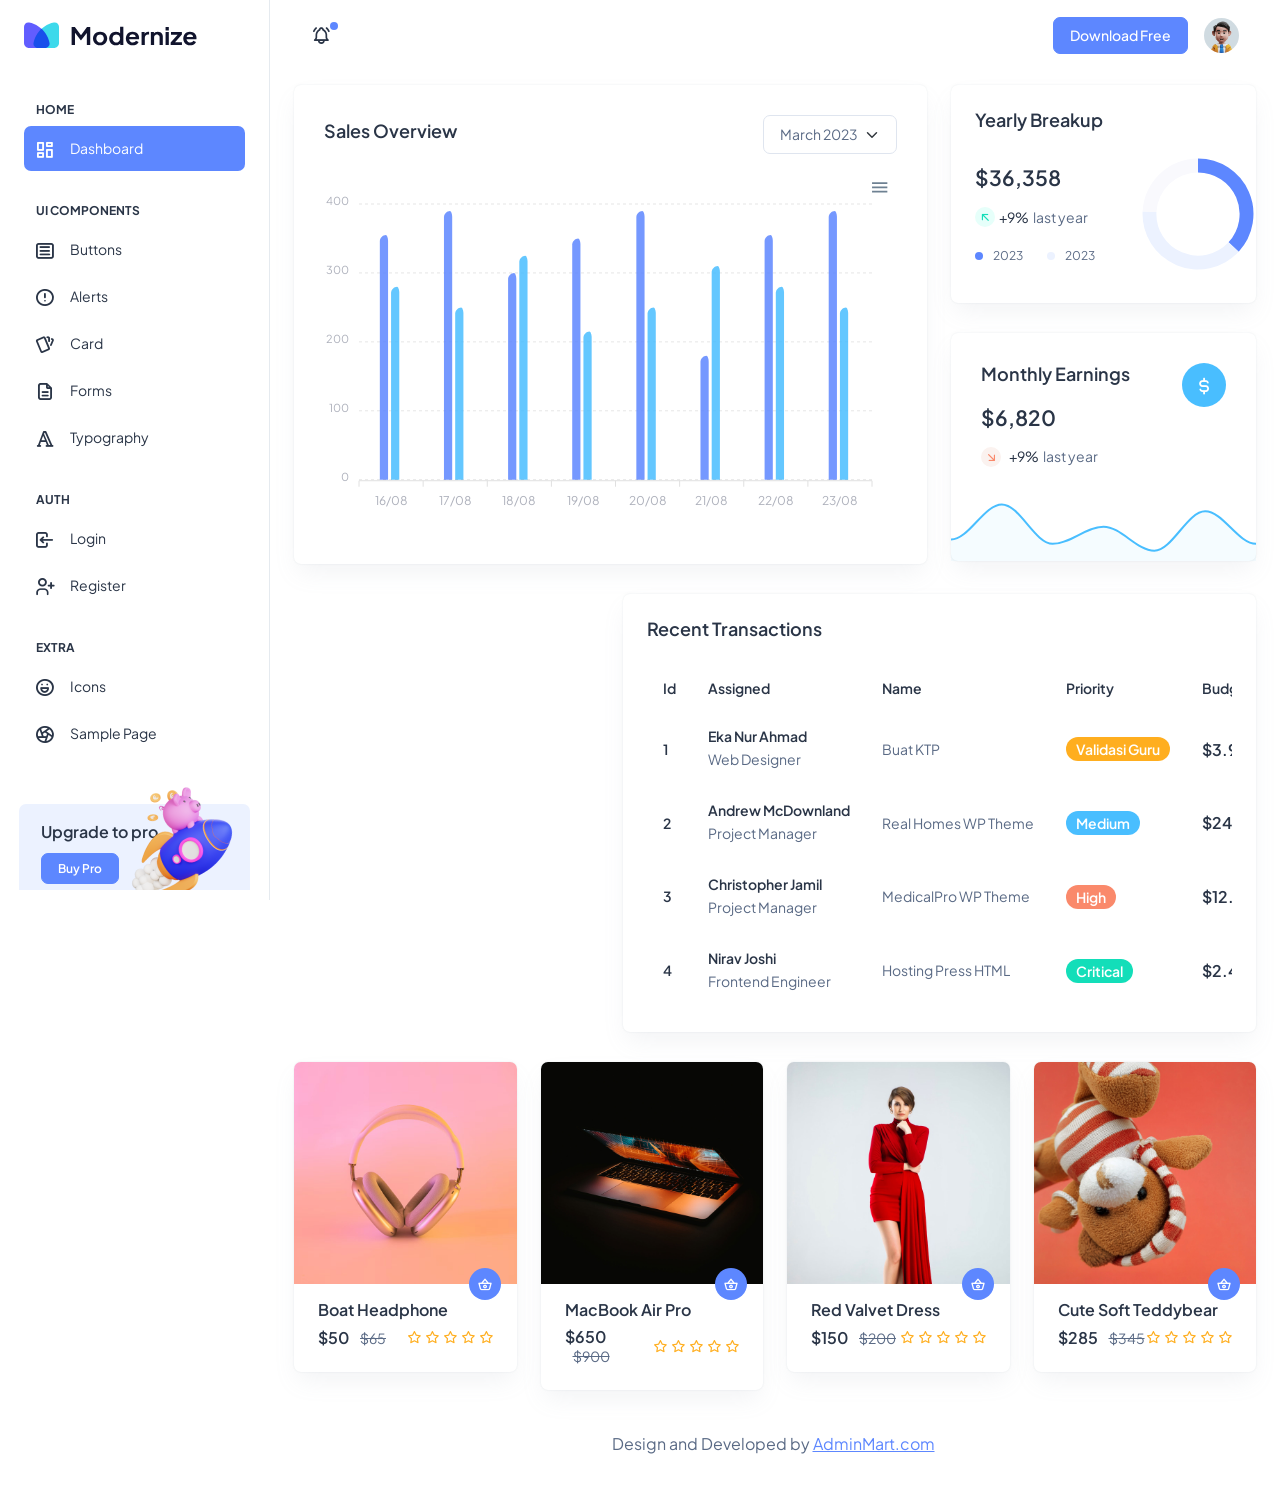
<file: html/index.html>
<!doctype html>
<html lang="en">

<head>
  <meta charset="utf-8">
  <meta name="viewport" content="width=device-width, initial-scale=1">
  <title>Modernize Free</title>
  <link rel="shortcut icon" type="image/png" href="../assets/images/logos/favicon.png" />
  <link rel="stylesheet" href="../assets/css/styles.min.css" />
</head>

<body>
  <!--  Body Wrapper -->
  <div class="page-wrapper" id="main-wrapper" data-layout="vertical" data-navbarbg="skin6" data-sidebartype="full"
    data-sidebar-position="fixed" data-header-position="fixed">
    <!-- Sidebar Start -->
    <aside class="left-sidebar">
      <!-- Sidebar scroll-->
      <div>
        <div class="brand-logo d-flex align-items-center justify-content-between">
          <a href="./index.html" class="text-nowrap logo-img">
            <img src="../assets/images/logos/dark-logo.svg" width="180" alt="" />
          </a>
          <div class="close-btn d-xl-none d-block sidebartoggler cursor-pointer" id="sidebarCollapse">
            <i class="ti ti-x fs-8"></i>
          </div>
        </div>
        <!-- Sidebar navigation-->
        <nav class="sidebar-nav scroll-sidebar" data-simplebar="">
          <ul id="sidebarnav">
            <li class="nav-small-cap">
              <i class="ti ti-dots nav-small-cap-icon fs-4"></i>
              <span class="hide-menu">Home</span>
            </li>
            <li class="sidebar-item">
              <a class="sidebar-link" href="./index.html" aria-expanded="false">
                <span>
                  <i class="ti ti-layout-dashboard"></i>
                </span>
                <span class="hide-menu">Dashboard</span>
              </a>
            </li>
            <li class="nav-small-cap">
              <i class="ti ti-dots nav-small-cap-icon fs-4"></i>
              <span class="hide-menu">UI COMPONENTS</span>
            </li>
            <li class="sidebar-item">
              <a class="sidebar-link" href="./ui-buttons.html" aria-expanded="false">
                <span>
                  <i class="ti ti-article"></i>
                </span>
                <span class="hide-menu">Buttons</span>
              </a>
            </li>
            <li class="sidebar-item">
              <a class="sidebar-link" href="./ui-alerts.html" aria-expanded="false">
                <span>
                  <i class="ti ti-alert-circle"></i>
                </span>
                <span class="hide-menu">Alerts</span>
              </a>
            </li>
            <li class="sidebar-item">
              <a class="sidebar-link" href="./ui-card.html" aria-expanded="false">
                <span>
                  <i class="ti ti-cards"></i>
                </span>
                <span class="hide-menu">Card</span>
              </a>
            </li>
            <li class="sidebar-item">
              <a class="sidebar-link" href="./ui-forms.html" aria-expanded="false">
                <span>
                  <i class="ti ti-file-description"></i>
                </span>
                <span class="hide-menu">Forms</span>
              </a>
            </li>
            <li class="sidebar-item">
              <a class="sidebar-link" href="./ui-typography.html" aria-expanded="false">
                <span>
                  <i class="ti ti-typography"></i>
                </span>
                <span class="hide-menu">Typography</span>
              </a>
            </li>
            <li class="nav-small-cap">
              <i class="ti ti-dots nav-small-cap-icon fs-4"></i>
              <span class="hide-menu">AUTH</span>
            </li>
            <li class="sidebar-item">
              <a class="sidebar-link" href="./authentication-login.html" aria-expanded="false">
                <span>
                  <i class="ti ti-login"></i>
                </span>
                <span class="hide-menu">Login</span>
              </a>
            </li>
            <li class="sidebar-item">
              <a class="sidebar-link" href="./authentication-register.html" aria-expanded="false">
                <span>
                  <i class="ti ti-user-plus"></i>
                </span>
                <span class="hide-menu">Register</span>
              </a>
            </li>
            <li class="nav-small-cap">
              <i class="ti ti-dots nav-small-cap-icon fs-4"></i>
              <span class="hide-menu">EXTRA</span>
            </li>
            <li class="sidebar-item">
              <a class="sidebar-link" href="./icon-tabler.html" aria-expanded="false">
                <span>
                  <i class="ti ti-mood-happy"></i>
                </span>
                <span class="hide-menu">Icons</span>
              </a>
            </li>
            <li class="sidebar-item">
              <a class="sidebar-link" href="./sample-page.html" aria-expanded="false">
                <span>
                  <i class="ti ti-aperture"></i>
                </span>
                <span class="hide-menu">Sample Page</span>
              </a>
            </li>
          </ul>
          <div class="unlimited-access hide-menu bg-light-primary position-relative mb-7 mt-5 rounded">
            <div class="d-flex">
              <div class="unlimited-access-title me-3">
                <h6 class="fw-semibold fs-4 mb-6 text-dark w-85">Upgrade to pro</h6>
                <a href="https://adminmart.com/product/modernize-bootstrap-5-admin-template/" target="_blank" class="btn btn-primary fs-2 fw-semibold lh-sm">Buy Pro</a>
              </div>
              <div class="unlimited-access-img">
                <img src="../assets/images/backgrounds/rocket.png" alt="" class="img-fluid">
              </div>
            </div>
          </div>
        </nav>
        <!-- End Sidebar navigation -->
      </div>
      <!-- End Sidebar scroll-->
    </aside>
    <!--  Sidebar End -->
    <!--  Main wrapper -->
    <div class="body-wrapper">
      <!--  Header Start -->
      <header class="app-header">
        <nav class="navbar navbar-expand-lg navbar-light">
          <ul class="navbar-nav">
            <li class="nav-item d-block d-xl-none">
              <a class="nav-link sidebartoggler nav-icon-hover" id="headerCollapse" href="javascript:void(0)">
                <i class="ti ti-menu-2"></i>
              </a>
            </li>
            <li class="nav-item">
              <a class="nav-link nav-icon-hover" href="javascript:void(0)">
                <i class="ti ti-bell-ringing"></i>
                <div class="notification bg-primary rounded-circle"></div>
              </a>
            </li>
          </ul>
          <div class="navbar-collapse justify-content-end px-0" id="navbarNav">
            <ul class="navbar-nav flex-row ms-auto align-items-center justify-content-end">
              <a href="https://adminmart.com/product/modernize-free-bootstrap-admin-dashboard/" target="_blank" class="btn btn-primary">Download Free</a>
              <li class="nav-item dropdown">
                <a class="nav-link nav-icon-hover" href="javascript:void(0)" id="drop2" data-bs-toggle="dropdown"
                  aria-expanded="false">
                  <img src="../assets/images/profile/user-1.jpg" alt="" width="35" height="35" class="rounded-circle">
                </a>
                <div class="dropdown-menu dropdown-menu-end dropdown-menu-animate-up" aria-labelledby="drop2">
                  <div class="message-body">
                    <a href="javascript:void(0)" class="d-flex align-items-center gap-2 dropdown-item">
                      <i class="ti ti-user fs-6"></i>
                      <p class="mb-0 fs-3">My Profile</p>
                    </a>
                    <a href="javascript:void(0)" class="d-flex align-items-center gap-2 dropdown-item">
                      <i class="ti ti-mail fs-6"></i>
                      <p class="mb-0 fs-3">My Account</p>
                    </a>
                    <a href="javascript:void(0)" class="d-flex align-items-center gap-2 dropdown-item">
                      <i class="ti ti-list-check fs-6"></i>
                      <p class="mb-0 fs-3">My Task</p>
                    </a>
                    <a href="./authentication-login.html" class="btn btn-outline-primary mx-3 mt-2 d-block">Logout</a>
                  </div>
                </div>
              </li>
            </ul>
          </div>
        </nav>
      </header>
      <!--  Header End -->
      <div class="container-fluid">
        <!--  Row 1 -->
        <div class="row">
          <div class="col-lg-8 d-flex align-items-strech">
            <div class="card w-100">
              <div class="card-body">
                <div class="d-sm-flex d-block align-items-center justify-content-between mb-9">
                  <div class="mb-3 mb-sm-0">
                    <h5 class="card-title fw-semibold">Sales Overview</h5>
                  </div>
                  <div>
                    <select class="form-select">
                      <option value="1">March 2023</option>
                      <option value="2">April 2023</option>
                      <option value="3">May 2023</option>
                      <option value="4">June 2023</option>
                    </select>
                  </div>
                </div>
                <div id="chart"></div>
              </div>
            </div>
          </div>
          <div class="col-lg-4">
            <div class="row">
              <div class="col-lg-12">
                <!-- Yearly Breakup -->
                <div class="card overflow-hidden">
                  <div class="card-body p-4">
                    <h5 class="card-title mb-9 fw-semibold">Yearly Breakup</h5>
                    <div class="row align-items-center">
                      <div class="col-8">
                        <h4 class="fw-semibold mb-3">$36,358</h4>
                        <div class="d-flex align-items-center mb-3">
                          <span
                            class="me-1 rounded-circle bg-light-success round-20 d-flex align-items-center justify-content-center">
                            <i class="ti ti-arrow-up-left text-success"></i>
                          </span>
                          <p class="text-dark me-1 fs-3 mb-0">+9%</p>
                          <p class="fs-3 mb-0">last year</p>
                        </div>
                        <div class="d-flex align-items-center">
                          <div class="me-4">
                            <span class="round-8 bg-primary rounded-circle me-2 d-inline-block"></span>
                            <span class="fs-2">2023</span>
                          </div>
                          <div>
                            <span class="round-8 bg-light-primary rounded-circle me-2 d-inline-block"></span>
                            <span class="fs-2">2023</span>
                          </div>
                        </div>
                      </div>
                      <div class="col-4">
                        <div class="d-flex justify-content-center">
                          <div id="breakup"></div>
                        </div>
                      </div>
                    </div>
                  </div>
                </div>
              </div>
              <div class="col-lg-12">
                <!-- Monthly Earnings -->
                <div class="card">
                  <div class="card-body">
                    <div class="row alig n-items-start">
                      <div class="col-8">
                        <h5 class="card-title mb-9 fw-semibold"> Monthly Earnings </h5>
                        <h4 class="fw-semibold mb-3">$6,820</h4>
                        <div class="d-flex align-items-center pb-1">
                          <span
                            class="me-2 rounded-circle bg-light-danger round-20 d-flex align-items-center justify-content-center">
                            <i class="ti ti-arrow-down-right text-danger"></i>
                          </span>
                          <p class="text-dark me-1 fs-3 mb-0">+9%</p>
                          <p class="fs-3 mb-0">last year</p>
                        </div>
                      </div>
                      <div class="col-4">
                        <div class="d-flex justify-content-end">
                          <div
                            class="text-white bg-secondary rounded-circle p-6 d-flex align-items-center justify-content-center">
                            <i class="ti ti-currency-dollar fs-6"></i>
                          </div>
                        </div>
                      </div>
                    </div>
                  </div>
                  <div id="earning"></div>
                </div>
              </div>
            </div>
          </div>
        </div>
        <div class="row">
          <div class="col-lg-4 d-flex align-items-stretch">
          </div>
          <div class="col-lg-8 d-flex align-items-stretch">
            <div class="card w-100">
              <div class="card-body p-4">
                <h5 class="card-title fw-semibold mb-4">Recent Transactions</h5>
                <div class="table-responsive">
                  <table class="table text-nowrap mb-0 align-middle">
                    <thead class="text-dark fs-4">
                      <tr>
                        <th class="border-bottom-0">
                          <h6 class="fw-semibold mb-0">Id</h6>
                        </th>
                        <th class="border-bottom-0">
                          <h6 class="fw-semibold mb-0">Assigned</h6>
                        </th>
                        <th class="border-bottom-0">
                          <h6 class="fw-semibold mb-0">Name</h6>
                        </th>
                        <th class="border-bottom-0">
                          <h6 class="fw-semibold mb-0">Priority</h6>
                        </th>
                        <th class="border-bottom-0">
                          <h6 class="fw-semibold mb-0">Budget</h6>
                        </th>
                      </tr>
                    </thead>
                    <tbody>
                      <tr>
                        <td class="border-bottom-0"><h6 class="fw-semibold mb-0">1</h6></td>
                        <td class="border-bottom-0">
                            <h6 class="fw-semibold mb-1">Eka Nur Ahmad </h6>
                            <span class="fw-normal">Web Designer</span>                          
                        </td>
                        <td class="border-bottom-0">
                          <p class="mb-0 fw-normal">Buat KTP</p>
                        </td>
                        <td class="border-bottom-0">
                          <div class="d-flex align-items-center gap-2">
                            <span class="badge bg-warning rounded-3 fw-semibold">Validasi Guru</span>
                          </div>
                        </td>
                        <td class="border-bottom-0">
                          <h6 class="fw-semibold mb-0 fs-4">$3.9</h6>
                        </td>
                      </tr> 
                      <tr>
                        <td class="border-bottom-0"><h6 class="fw-semibold mb-0">2</h6></td>
                        <td class="border-bottom-0">
                            <h6 class="fw-semibold mb-1">Andrew McDownland</h6>
                            <span class="fw-normal">Project Manager</span>                          
                        </td>
                        <td class="border-bottom-0">
                          <p class="mb-0 fw-normal">Real Homes WP Theme</p>
                        </td>
                        <td class="border-bottom-0">
                          <div class="d-flex align-items-center gap-2">
                            <span class="badge bg-secondary rounded-3 fw-semibold">Medium</span>
                          </div>
                        </td>
                        <td class="border-bottom-0">
                          <h6 class="fw-semibold mb-0 fs-4">$24.5k</h6>
                        </td>
                      </tr> 
                      <tr>
                        <td class="border-bottom-0"><h6 class="fw-semibold mb-0">3</h6></td>
                        <td class="border-bottom-0">
                            <h6 class="fw-semibold mb-1">Christopher Jamil</h6>
                            <span class="fw-normal">Project Manager</span>                          
                        </td>
                        <td class="border-bottom-0">
                          <p class="mb-0 fw-normal">MedicalPro WP Theme</p>
                        </td>
                        <td class="border-bottom-0">
                          <div class="d-flex align-items-center gap-2">
                            <span class="badge bg-danger rounded-3 fw-semibold">High</span>
                          </div>
                        </td>
                        <td class="border-bottom-0">
                          <h6 class="fw-semibold mb-0 fs-4">$12.8k</h6>
                        </td>
                      </tr>      
                      <tr>
                        <td class="border-bottom-0"><h6 class="fw-semibold mb-0">4</h6></td>
                        <td class="border-bottom-0">
                            <h6 class="fw-semibold mb-1">Nirav Joshi</h6>
                            <span class="fw-normal">Frontend Engineer</span>                          
                        </td>
                        <td class="border-bottom-0">
                          <p class="mb-0 fw-normal">Hosting Press HTML</p>
                        </td>
                        <td class="border-bottom-0">
                          <div class="d-flex align-items-center gap-2">
                            <span class="badge bg-success rounded-3 fw-semibold">Critical</span>
                          </div>
                        </td>
                        <td class="border-bottom-0">
                          <h6 class="fw-semibold mb-0 fs-4">$2.4k</h6>
                        </td>
                      </tr>                       
                    </tbody>
                  </table>
                </div>
              </div>
            </div>
          </div>
        </div>
        <div class="row">
          <div class="col-sm-6 col-xl-3">
            <div class="card overflow-hidden rounded-2">
              <div class="position-relative">
                <a href="javascript:void(0)"><img src="../assets/images/products/s4.jpg" class="card-img-top rounded-0" alt="..."></a>
                <a href="javascript:void(0)" class="bg-primary rounded-circle p-2 text-white d-inline-flex position-absolute bottom-0 end-0 mb-n3 me-3" data-bs-toggle="tooltip" data-bs-placement="top" data-bs-title="Add To Cart"><i class="ti ti-basket fs-4"></i></a>                      </div>
              <div class="card-body pt-3 p-4">
                <h6 class="fw-semibold fs-4">Boat Headphone</h6>
                <div class="d-flex align-items-center justify-content-between">
                  <h6 class="fw-semibold fs-4 mb-0">$50 <span class="ms-2 fw-normal text-muted fs-3"><del>$65</del></span></h6>
                  <ul class="list-unstyled d-flex align-items-center mb-0">
                    <li><a class="me-1" href="javascript:void(0)"><i class="ti ti-star text-warning"></i></a></li>
                    <li><a class="me-1" href="javascript:void(0)"><i class="ti ti-star text-warning"></i></a></li>
                    <li><a class="me-1" href="javascript:void(0)"><i class="ti ti-star text-warning"></i></a></li>
                    <li><a class="me-1" href="javascript:void(0)"><i class="ti ti-star text-warning"></i></a></li>
                    <li><a class="" href="javascript:void(0)"><i class="ti ti-star text-warning"></i></a></li>
                  </ul>
                </div>
              </div>
            </div>
          </div>
          <div class="col-sm-6 col-xl-3">
            <div class="card overflow-hidden rounded-2">
              <div class="position-relative">
                <a href="javascript:void(0)"><img src="../assets/images/products/s5.jpg" class="card-img-top rounded-0" alt="..."></a>
                <a href="javascript:void(0)" class="bg-primary rounded-circle p-2 text-white d-inline-flex position-absolute bottom-0 end-0 mb-n3 me-3" data-bs-toggle="tooltip" data-bs-placement="top" data-bs-title="Add To Cart"><i class="ti ti-basket fs-4"></i></a>                      </div>
              <div class="card-body pt-3 p-4">
                <h6 class="fw-semibold fs-4">MacBook Air Pro</h6>
                <div class="d-flex align-items-center justify-content-between">
                  <h6 class="fw-semibold fs-4 mb-0">$650 <span class="ms-2 fw-normal text-muted fs-3"><del>$900</del></span></h6>
                  <ul class="list-unstyled d-flex align-items-center mb-0">
                    <li><a class="me-1" href="javascript:void(0)"><i class="ti ti-star text-warning"></i></a></li>
                    <li><a class="me-1" href="javascript:void(0)"><i class="ti ti-star text-warning"></i></a></li>
                    <li><a class="me-1" href="javascript:void(0)"><i class="ti ti-star text-warning"></i></a></li>
                    <li><a class="me-1" href="javascript:void(0)"><i class="ti ti-star text-warning"></i></a></li>
                    <li><a class="" href="javascript:void(0)"><i class="ti ti-star text-warning"></i></a></li>
                  </ul>
                </div>
              </div>
            </div>
          </div>
          <div class="col-sm-6 col-xl-3">
            <div class="card overflow-hidden rounded-2">
              <div class="position-relative">
                <a href="javascript:void(0)"><img src="../assets/images/products/s7.jpg" class="card-img-top rounded-0" alt="..."></a>
                <a href="javascript:void(0)" class="bg-primary rounded-circle p-2 text-white d-inline-flex position-absolute bottom-0 end-0 mb-n3 me-3" data-bs-toggle="tooltip" data-bs-placement="top" data-bs-title="Add To Cart"><i class="ti ti-basket fs-4"></i></a>                      </div>
              <div class="card-body pt-3 p-4">
                <h6 class="fw-semibold fs-4">Red Valvet Dress</h6>
                <div class="d-flex align-items-center justify-content-between">
                  <h6 class="fw-semibold fs-4 mb-0">$150 <span class="ms-2 fw-normal text-muted fs-3"><del>$200</del></span></h6>
                  <ul class="list-unstyled d-flex align-items-center mb-0">
                    <li><a class="me-1" href="javascript:void(0)"><i class="ti ti-star text-warning"></i></a></li>
                    <li><a class="me-1" href="javascript:void(0)"><i class="ti ti-star text-warning"></i></a></li>
                    <li><a class="me-1" href="javascript:void(0)"><i class="ti ti-star text-warning"></i></a></li>
                    <li><a class="me-1" href="javascript:void(0)"><i class="ti ti-star text-warning"></i></a></li>
                    <li><a class="" href="javascript:void(0)"><i class="ti ti-star text-warning"></i></a></li>
                  </ul>
                </div>
              </div>
            </div>
          </div>
          <div class="col-sm-6 col-xl-3">
            <div class="card overflow-hidden rounded-2">
              <div class="position-relative">
                <a href="javascript:void(0)"><img src="../assets/images/products/s11.jpg" class="card-img-top rounded-0" alt="..."></a>
                <a href="javascript:void(0)" class="bg-primary rounded-circle p-2 text-white d-inline-flex position-absolute bottom-0 end-0 mb-n3 me-3" data-bs-toggle="tooltip" data-bs-placement="top" data-bs-title="Add To Cart"><i class="ti ti-basket fs-4"></i></a>                      </div>
              <div class="card-body pt-3 p-4">
                <h6 class="fw-semibold fs-4">Cute Soft Teddybear</h6>
                <div class="d-flex align-items-center justify-content-between">
                  <h6 class="fw-semibold fs-4 mb-0">$285 <span class="ms-2 fw-normal text-muted fs-3"><del>$345</del></span></h6>
                  <ul class="list-unstyled d-flex align-items-center mb-0">
                    <li><a class="me-1" href="javascript:void(0)"><i class="ti ti-star text-warning"></i></a></li>
                    <li><a class="me-1" href="javascript:void(0)"><i class="ti ti-star text-warning"></i></a></li>
                    <li><a class="me-1" href="javascript:void(0)"><i class="ti ti-star text-warning"></i></a></li>
                    <li><a class="me-1" href="javascript:void(0)"><i class="ti ti-star text-warning"></i></a></li>
                    <li><a class="" href="javascript:void(0)"><i class="ti ti-star text-warning"></i></a></li>
                  </ul>
                </div>
              </div>
            </div>
          </div>
        </div>
        <div class="py-6 px-6 text-center">
          <p class="mb-0 fs-4">Design and Developed by <a href="https://adminmart.com/" target="_blank" class="pe-1 text-primary text-decoration-underline">AdminMart.com</a></p>
        </div>
      </div>
    </div>
  </div>
  <script src="../assets/libs/jquery/dist/jquery.min.js"></script>
  <script src="../assets/libs/bootstrap/dist/js/bootstrap.bundle.min.js"></script>
  <script src="../assets/js/sidebarmenu.js"></script>
  <script src="../assets/js/app.min.js"></script>
  <script src="../assets/libs/apexcharts/dist/apexcharts.min.js"></script>
  <script src="../assets/libs/simplebar/dist/simplebar.js"></script>
  <script src="../assets/js/dashboard.js"></script>
</body>

</html>
</file>
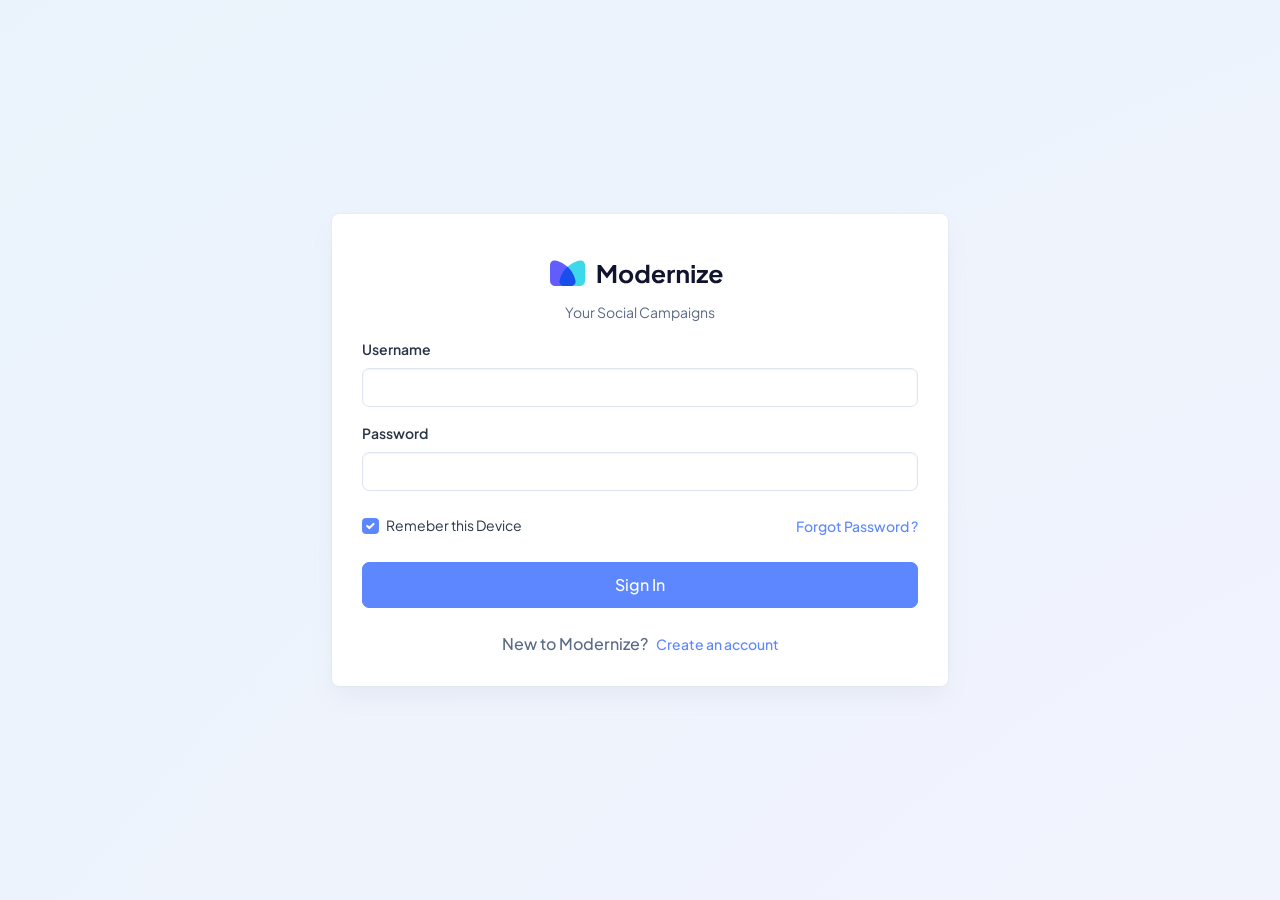
<file: html/authentication-login.html>
<!doctype html>
<html lang="en">

<head>
  <meta charset="utf-8">
  <meta name="viewport" content="width=device-width, initial-scale=1">
  <title>Modernize Free</title>
  <link rel="shortcut icon" type="image/png" href="../assets/images/logos/favicon.png" />
  <link rel="stylesheet" href="../assets/css/styles.min.css" />
</head>

<body>
  <!--  Body Wrapper -->
  <div class="page-wrapper" id="main-wrapper" data-layout="vertical" data-navbarbg="skin6" data-sidebartype="full"
    data-sidebar-position="fixed" data-header-position="fixed">
    <div
      class="position-relative overflow-hidden radial-gradient min-vh-100 d-flex align-items-center justify-content-center">
      <div class="d-flex align-items-center justify-content-center w-100">
        <div class="row justify-content-center w-100">
          <div class="col-md-8 col-lg-6 col-xxl-3">
            <div class="card mb-0">
              <div class="card-body">
                <a href="./index.html" class="text-nowrap logo-img text-center d-block py-3 w-100">
                  <img src="../assets/images/logos/dark-logo.svg" width="180" alt="">
                </a>
                <p class="text-center">Your Social Campaigns</p>
                <form>
                  <div class="mb-3">
                    <label for="exampleInputEmail1" class="form-label">Username</label>
                    <input type="email" class="form-control" id="exampleInputEmail1" aria-describedby="emailHelp">
                  </div>
                  <div class="mb-4">
                    <label for="exampleInputPassword1" class="form-label">Password</label>
                    <input type="password" class="form-control" id="exampleInputPassword1">
                  </div>
                  <div class="d-flex align-items-center justify-content-between mb-4">
                    <div class="form-check">
                      <input class="form-check-input primary" type="checkbox" value="" id="flexCheckChecked" checked>
                      <label class="form-check-label text-dark" for="flexCheckChecked">
                        Remeber this Device
                      </label>
                    </div>
                    <a class="text-primary fw-bold" href="./index.html">Forgot Password ?</a>
                  </div>
                  <a href="./index.html" class="btn btn-primary w-100 py-8 fs-4 mb-4 rounded-2">Sign In</a>
                  <div class="d-flex align-items-center justify-content-center">
                    <p class="fs-4 mb-0 fw-bold">New to Modernize?</p>
                    <a class="text-primary fw-bold ms-2" href="./authentication-register.html">Create an account</a>
                  </div>
                </form>
              </div>
            </div>
          </div>
        </div>
      </div>
    </div>
  </div>
  <script src="../assets/libs/jquery/dist/jquery.min.js"></script>
  <script src="../assets/libs/bootstrap/dist/js/bootstrap.bundle.min.js"></script>
</body>

</html>
</file>
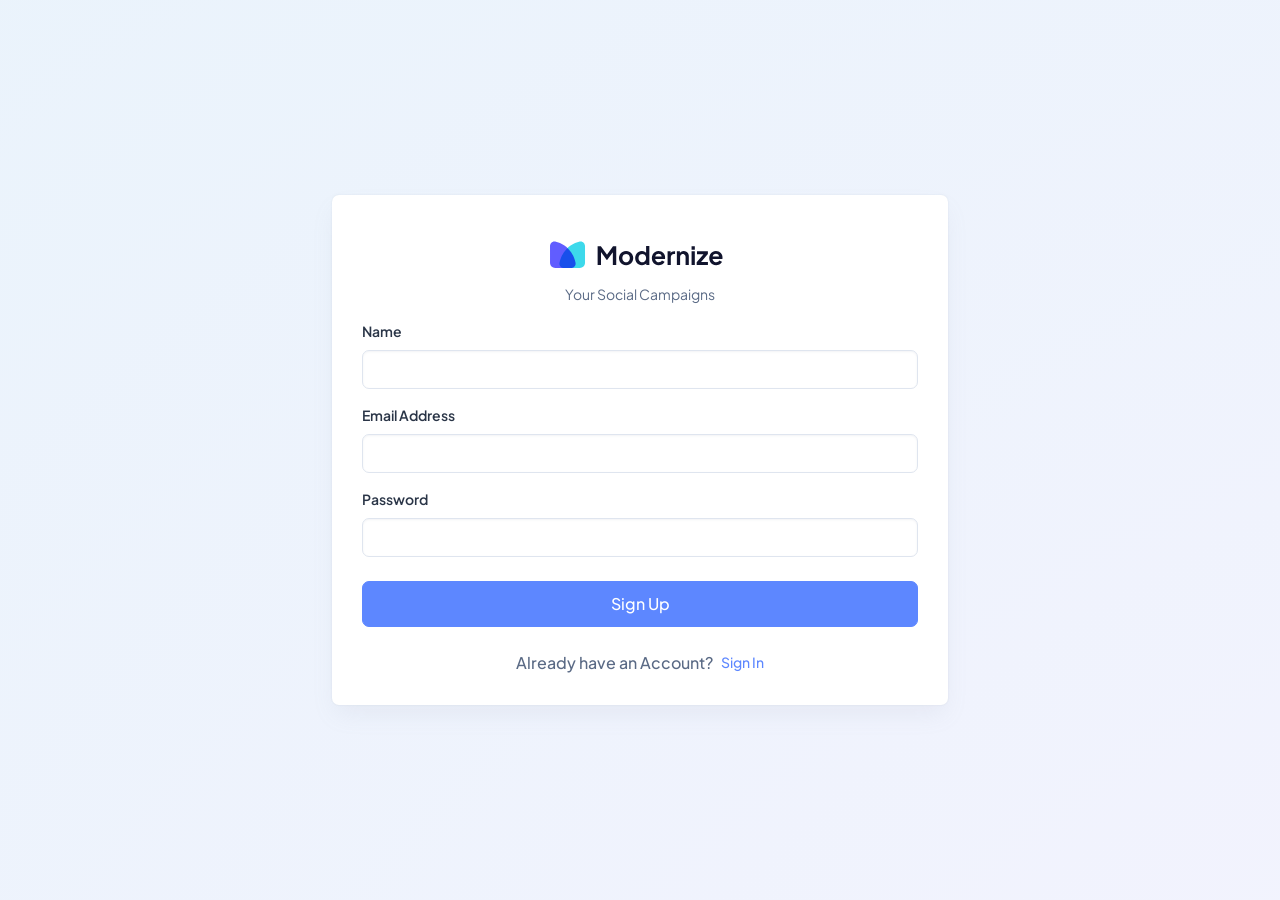
<file: html/authentication-register.html>
<!doctype html>
<html lang="en">

<head>
  <meta charset="utf-8">
  <meta name="viewport" content="width=device-width, initial-scale=1">
  <title>Modernize Free</title>
  <link rel="shortcut icon" type="image/png" href="../assets/images/logos/favicon.png" />
  <link rel="stylesheet" href="../assets/css/styles.min.css" />
</head>

<body>
  <!--  Body Wrapper -->
  <div class="page-wrapper" id="main-wrapper" data-layout="vertical" data-navbarbg="skin6" data-sidebartype="full"
    data-sidebar-position="fixed" data-header-position="fixed">
    <div
      class="position-relative overflow-hidden radial-gradient min-vh-100 d-flex align-items-center justify-content-center">
      <div class="d-flex align-items-center justify-content-center w-100">
        <div class="row justify-content-center w-100">
          <div class="col-md-8 col-lg-6 col-xxl-3">
            <div class="card mb-0">
              <div class="card-body">
                <a href="./index.html" class="text-nowrap logo-img text-center d-block py-3 w-100">
                  <img src="../assets/images/logos/dark-logo.svg" width="180" alt="">
                </a>
                <p class="text-center">Your Social Campaigns</p>
                <form>
                  <div class="mb-3">
                    <label for="exampleInputtext1" class="form-label">Name</label>
                    <input type="text" class="form-control" id="exampleInputtext1" aria-describedby="textHelp">
                  </div>
                  <div class="mb-3">
                    <label for="exampleInputEmail1" class="form-label">Email Address</label>
                    <input type="email" class="form-control" id="exampleInputEmail1" aria-describedby="emailHelp">
                  </div>
                  <div class="mb-4">
                    <label for="exampleInputPassword1" class="form-label">Password</label>
                    <input type="password" class="form-control" id="exampleInputPassword1">
                  </div>
                  <a href="./index.html" class="btn btn-primary w-100 py-8 fs-4 mb-4 rounded-2">Sign Up</a>
                  <div class="d-flex align-items-center justify-content-center">
                    <p class="fs-4 mb-0 fw-bold">Already have an Account?</p>
                    <a class="text-primary fw-bold ms-2" href="./authentication-login.html">Sign In</a>
                  </div>
                </form>
              </div>
            </div>
          </div>
        </div>
      </div>
    </div>
  </div>
  <script src="../assets/libs/jquery/dist/jquery.min.js"></script>
  <script src="../assets/libs/bootstrap/dist/js/bootstrap.bundle.min.js"></script>
</body>

</html>
</file>
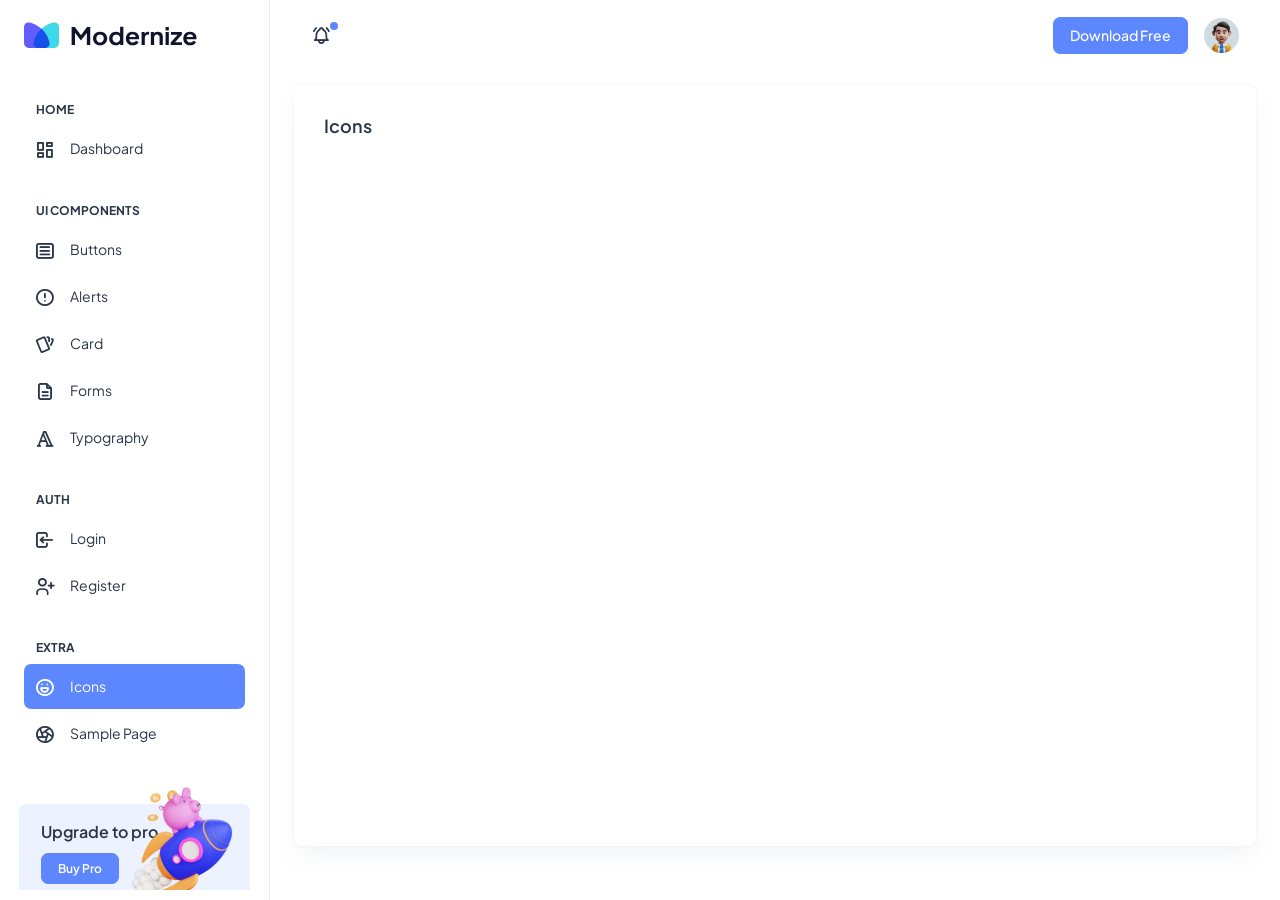
<file: html/icon-tabler.html>
<!doctype html>
<html lang="en">

<head>
  <meta charset="utf-8">
  <meta name="viewport" content="width=device-width, initial-scale=1">
  <title>Modernize Free</title>
  <link rel="shortcut icon" type="image/png" href="../assets/images/logos/favicon.png" />
  <link rel="stylesheet" href="../assets/css/styles.min.css" />
</head>

<body>
  <!--  Body Wrapper -->
  <div class="page-wrapper" id="main-wrapper" data-layout="vertical" data-navbarbg="skin6" data-sidebartype="full"
    data-sidebar-position="fixed" data-header-position="fixed">
    <!-- Sidebar Start -->
    <aside class="left-sidebar">
      <!-- Sidebar scroll-->
      <div>
        <div class="brand-logo d-flex align-items-center justify-content-between">
          <a href="./index.html" class="text-nowrap logo-img">
            <img src="../assets/images/logos/dark-logo.svg" width="180" alt="" />
          </a>
          <div class="close-btn d-xl-none d-block sidebartoggler cursor-pointer" id="sidebarCollapse">
            <i class="ti ti-x fs-8"></i>
          </div>
        </div>
        <!-- Sidebar navigation-->
        <nav class="sidebar-nav scroll-sidebar" data-simplebar="">
          <ul id="sidebarnav">
            <li class="nav-small-cap">
              <i class="ti ti-dots nav-small-cap-icon fs-4"></i>
              <span class="hide-menu">Home</span>
            </li>
            <li class="sidebar-item">
              <a class="sidebar-link" href="./index.html" aria-expanded="false">
                <span>
                  <i class="ti ti-layout-dashboard"></i>
                </span>
                <span class="hide-menu">Dashboard</span>
              </a>
            </li>
            <li class="nav-small-cap">
              <i class="ti ti-dots nav-small-cap-icon fs-4"></i>
              <span class="hide-menu">UI COMPONENTS</span>
            </li>
            <li class="sidebar-item">
              <a class="sidebar-link" href="./ui-buttons.html" aria-expanded="false">
                <span>
                  <i class="ti ti-article"></i>
                </span>
                <span class="hide-menu">Buttons</span>
              </a>
            </li>
            <li class="sidebar-item">
              <a class="sidebar-link" href="./ui-alerts.html" aria-expanded="false">
                <span>
                  <i class="ti ti-alert-circle"></i>
                </span>
                <span class="hide-menu">Alerts</span>
              </a>
            </li>
            <li class="sidebar-item">
              <a class="sidebar-link" href="./ui-card.html" aria-expanded="false">
                <span>
                  <i class="ti ti-cards"></i>
                </span>
                <span class="hide-menu">Card</span>
              </a>
            </li>
            <li class="sidebar-item">
              <a class="sidebar-link" href="./ui-forms.html" aria-expanded="false">
                <span>
                  <i class="ti ti-file-description"></i>
                </span>
                <span class="hide-menu">Forms</span>
              </a>
            </li>
            <li class="sidebar-item">
              <a class="sidebar-link" href="./ui-typography.html" aria-expanded="false">
                <span>
                  <i class="ti ti-typography"></i>
                </span>
                <span class="hide-menu">Typography</span>
              </a>
            </li>
            <li class="nav-small-cap">
              <i class="ti ti-dots nav-small-cap-icon fs-4"></i>
              <span class="hide-menu">AUTH</span>
            </li>
            <li class="sidebar-item">
              <a class="sidebar-link" href="./authentication-login.html" aria-expanded="false">
                <span>
                  <i class="ti ti-login"></i>
                </span>
                <span class="hide-menu">Login</span>
              </a>
            </li>
            <li class="sidebar-item">
              <a class="sidebar-link" href="./authentication-register.html" aria-expanded="false">
                <span>
                  <i class="ti ti-user-plus"></i>
                </span>
                <span class="hide-menu">Register</span>
              </a>
            </li>
            <li class="nav-small-cap">
              <i class="ti ti-dots nav-small-cap-icon fs-4"></i>
              <span class="hide-menu">EXTRA</span>
            </li>
            <li class="sidebar-item">
              <a class="sidebar-link" href="./icon-tabler.html" aria-expanded="false">
                <span>
                  <i class="ti ti-mood-happy"></i>
                </span>
                <span class="hide-menu">Icons</span>
              </a>
            </li>
            <li class="sidebar-item">
              <a class="sidebar-link" href="./sample-page.html" aria-expanded="false">
                <span>
                  <i class="ti ti-aperture"></i>
                </span>
                <span class="hide-menu">Sample Page</span>
              </a>
            </li>
          </ul>
          <div class="unlimited-access hide-menu bg-light-primary position-relative mb-7 mt-5 rounded">
            <div class="d-flex">
              <div class="unlimited-access-title me-3">
                <h6 class="fw-semibold fs-4 mb-6 text-dark w-85">Upgrade to pro</h6>
                <a href="https://adminmart.com/product/modernize-bootstrap-5-admin-template/" target="_blank" class="btn btn-primary fs-2 fw-semibold lh-sm">Buy Pro</a>
              </div>
              <div class="unlimited-access-img">
                <img src="../assets/images/backgrounds/rocket.png" alt="" class="img-fluid">
              </div>
            </div>
          </div>
        </nav>
        <!-- End Sidebar navigation -->
      </div>
      <!-- End Sidebar scroll-->
    </aside>
    <!--  Sidebar End -->
    <!--  Main wrapper -->
    <div class="body-wrapper">
      <!--  Header Start -->
      <header class="app-header">
        <nav class="navbar navbar-expand-lg navbar-light">
          <ul class="navbar-nav">
            <li class="nav-item d-block d-xl-none">
              <a class="nav-link sidebartoggler nav-icon-hover" id="headerCollapse" href="javascript:void(0)">
                <i class="ti ti-menu-2"></i>
              </a>
            </li>
            <li class="nav-item">
              <a class="nav-link nav-icon-hover" href="javascript:void(0)">
                <i class="ti ti-bell-ringing"></i>
                <div class="notification bg-primary rounded-circle"></div>
              </a>
            </li>
          </ul>
          <div class="navbar-collapse justify-content-end px-0" id="navbarNav">
            <ul class="navbar-nav flex-row ms-auto align-items-center justify-content-end">
              <a href="https://adminmart.com/product/modernize-free-bootstrap-admin-dashboard/" target="_blank" class="btn btn-primary">Download Free</a>
              <li class="nav-item dropdown">
                <a class="nav-link nav-icon-hover" href="javascript:void(0)" id="drop2" data-bs-toggle="dropdown"
                  aria-expanded="false">
                  <img src="../assets/images/profile/user-1.jpg" alt="" width="35" height="35" class="rounded-circle">
                </a>
                <div class="dropdown-menu dropdown-menu-end dropdown-menu-animate-up" aria-labelledby="drop2">
                  <div class="message-body">
                    <a href="javascript:void(0)" class="d-flex align-items-center gap-2 dropdown-item">
                      <i class="ti ti-user fs-6"></i>
                      <p class="mb-0 fs-3">My Profile</p>
                    </a>
                    <a href="javascript:void(0)" class="d-flex align-items-center gap-2 dropdown-item">
                      <i class="ti ti-mail fs-6"></i>
                      <p class="mb-0 fs-3">My Account</p>
                    </a>
                    <a href="javascript:void(0)" class="d-flex align-items-center gap-2 dropdown-item">
                      <i class="ti ti-list-check fs-6"></i>
                      <p class="mb-0 fs-3">My Task</p>
                    </a>
                    <a href="./authentication-login.html" class="btn btn-outline-primary mx-3 mt-2 d-block">Logout</a>
                  </div>
                </div>
              </li>
            </ul>
          </div>
        </nav>
      </header>
      <!--  Header End -->
      <div class="container-fluid">
        <div class="card w-100 h-100 position-relative overflow-hidden">
          <div class="card-body">
            <h5 class="card-title fw-semibold mb-4">Icons</h5>
            <iframe src="https://tabler-icons.io/" frameborder="0" style="height: calc(100vh - 250px); width: 100%;"
              data-simplebar=""></iframe>
          </div>
        </div>
      </div>
    </div>
  </div>
  <script src="../assets/libs/jquery/dist/jquery.min.js"></script>
  <script src="../assets/libs/bootstrap/dist/js/bootstrap.bundle.min.js"></script>
  <script src="../assets/js/sidebarmenu.js"></script>
  <script src="../assets/js/app.min.js"></script>
  <script src="../assets/libs/simplebar/dist/simplebar.js"></script>
</body>

</html>
</file>
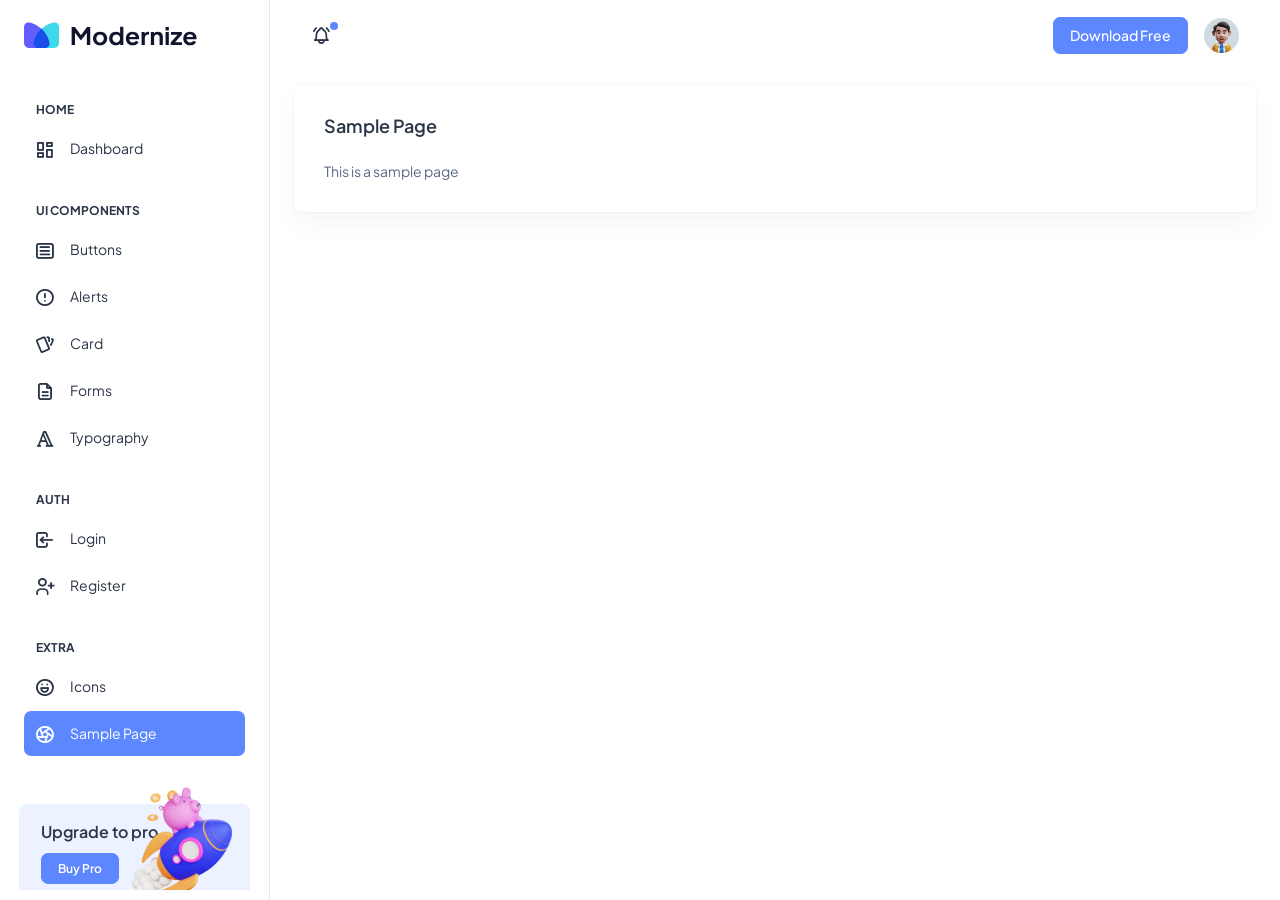
<file: html/sample-page.html>
<!doctype html>
<html lang="en">

<head>
  <meta charset="utf-8">
  <meta name="viewport" content="width=device-width, initial-scale=1">
  <title>Modernize Free</title>
  <link rel="shortcut icon" type="image/png" href="../assets/images/logos/favicon.png" />
  <link rel="stylesheet" href="../assets/css/styles.min.css" />
</head>

<body>
  <!--  Body Wrapper -->
  <div class="page-wrapper" id="main-wrapper" data-layout="vertical" data-navbarbg="skin6" data-sidebartype="full"
    data-sidebar-position="fixed" data-header-position="fixed">
    <!-- Sidebar Start -->
    <aside class="left-sidebar">
      <!-- Sidebar scroll-->
      <div>
        <div class="brand-logo d-flex align-items-center justify-content-between">
          <a href="./index.html" class="text-nowrap logo-img">
            <img src="../assets/images/logos/dark-logo.svg" width="180" alt="" />
          </a>
          <div class="close-btn d-xl-none d-block sidebartoggler cursor-pointer" id="sidebarCollapse">
            <i class="ti ti-x fs-8"></i>
          </div>
        </div>
        <!-- Sidebar navigation-->
        <nav class="sidebar-nav scroll-sidebar" data-simplebar="">
          <ul id="sidebarnav">
            <li class="nav-small-cap">
              <i class="ti ti-dots nav-small-cap-icon fs-4"></i>
              <span class="hide-menu">Home</span>
            </li>
            <li class="sidebar-item">
              <a class="sidebar-link" href="./index.html" aria-expanded="false">
                <span>
                  <i class="ti ti-layout-dashboard"></i>
                </span>
                <span class="hide-menu">Dashboard</span>
              </a>
            </li>
            <li class="nav-small-cap">
              <i class="ti ti-dots nav-small-cap-icon fs-4"></i>
              <span class="hide-menu">UI COMPONENTS</span>
            </li>
            <li class="sidebar-item">
              <a class="sidebar-link" href="./ui-buttons.html" aria-expanded="false">
                <span>
                  <i class="ti ti-article"></i>
                </span>
                <span class="hide-menu">Buttons</span>
              </a>
            </li>
            <li class="sidebar-item">
              <a class="sidebar-link" href="./ui-alerts.html" aria-expanded="false">
                <span>
                  <i class="ti ti-alert-circle"></i>
                </span>
                <span class="hide-menu">Alerts</span>
              </a>
            </li>
            <li class="sidebar-item">
              <a class="sidebar-link" href="./ui-card.html" aria-expanded="false">
                <span>
                  <i class="ti ti-cards"></i>
                </span>
                <span class="hide-menu">Card</span>
              </a>
            </li>
            <li class="sidebar-item">
              <a class="sidebar-link" href="./ui-forms.html" aria-expanded="false">
                <span>
                  <i class="ti ti-file-description"></i>
                </span>
                <span class="hide-menu">Forms</span>
              </a>
            </li>
            <li class="sidebar-item">
              <a class="sidebar-link" href="./ui-typography.html" aria-expanded="false">
                <span>
                  <i class="ti ti-typography"></i>
                </span>
                <span class="hide-menu">Typography</span>
              </a>
            </li>
            <li class="nav-small-cap">
              <i class="ti ti-dots nav-small-cap-icon fs-4"></i>
              <span class="hide-menu">AUTH</span>
            </li>
            <li class="sidebar-item">
              <a class="sidebar-link" href="./authentication-login.html" aria-expanded="false">
                <span>
                  <i class="ti ti-login"></i>
                </span>
                <span class="hide-menu">Login</span>
              </a>
            </li>
            <li class="sidebar-item">
              <a class="sidebar-link" href="./authentication-register.html" aria-expanded="false">
                <span>
                  <i class="ti ti-user-plus"></i>
                </span>
                <span class="hide-menu">Register</span>
              </a>
            </li>
            <li class="nav-small-cap">
              <i class="ti ti-dots nav-small-cap-icon fs-4"></i>
              <span class="hide-menu">EXTRA</span>
            </li>
            <li class="sidebar-item">
              <a class="sidebar-link" href="./icon-tabler.html" aria-expanded="false">
                <span>
                  <i class="ti ti-mood-happy"></i>
                </span>
                <span class="hide-menu">Icons</span>
              </a>
            </li>
            <li class="sidebar-item">
              <a class="sidebar-link" href="./sample-page.html" aria-expanded="false">
                <span>
                  <i class="ti ti-aperture"></i>
                </span>
                <span class="hide-menu">Sample Page</span>
              </a>
            </li>
          </ul>
          <div class="unlimited-access hide-menu bg-light-primary position-relative mb-7 mt-5 rounded">
            <div class="d-flex">
              <div class="unlimited-access-title me-3">
                <h6 class="fw-semibold fs-4 mb-6 text-dark w-85">Upgrade to pro</h6>
                <a href="https://adminmart.com/product/modernize-bootstrap-5-admin-template/" target="_blank" class="btn btn-primary fs-2 fw-semibold lh-sm">Buy Pro</a>
              </div>
              <div class="unlimited-access-img">
                <img src="../assets/images/backgrounds/rocket.png" alt="" class="img-fluid">
              </div>
            </div>
          </div>
        </nav>
        <!-- End Sidebar navigation -->
      </div>
      <!-- End Sidebar scroll-->
    </aside>
    <!--  Sidebar End -->
    <!--  Main wrapper -->
    <div class="body-wrapper">
      <!--  Header Start -->
      <header class="app-header">
        <nav class="navbar navbar-expand-lg navbar-light">
          <ul class="navbar-nav">
            <li class="nav-item d-block d-xl-none">
              <a class="nav-link sidebartoggler nav-icon-hover" id="headerCollapse" href="javascript:void(0)">
                <i class="ti ti-menu-2"></i>
              </a>
            </li>
            <li class="nav-item">
              <a class="nav-link nav-icon-hover" href="javascript:void(0)">
                <i class="ti ti-bell-ringing"></i>
                <div class="notification bg-primary rounded-circle"></div>
              </a>
            </li>
          </ul>
          <div class="navbar-collapse justify-content-end px-0" id="navbarNav">
            <ul class="navbar-nav flex-row ms-auto align-items-center justify-content-end">
              <a href="https://adminmart.com/product/modernize-free-bootstrap-admin-dashboard/" target="_blank" class="btn btn-primary">Download Free</a>
              <li class="nav-item dropdown">
                <a class="nav-link nav-icon-hover" href="javascript:void(0)" id="drop2" data-bs-toggle="dropdown"
                  aria-expanded="false">
                  <img src="../assets/images/profile/user-1.jpg" alt="" width="35" height="35" class="rounded-circle">
                </a>
                <div class="dropdown-menu dropdown-menu-end dropdown-menu-animate-up" aria-labelledby="drop2">
                  <div class="message-body">
                    <a href="javascript:void(0)" class="d-flex align-items-center gap-2 dropdown-item">
                      <i class="ti ti-user fs-6"></i>
                      <p class="mb-0 fs-3">My Profile</p>
                    </a>
                    <a href="javascript:void(0)" class="d-flex align-items-center gap-2 dropdown-item">
                      <i class="ti ti-mail fs-6"></i>
                      <p class="mb-0 fs-3">My Account</p>
                    </a>
                    <a href="javascript:void(0)" class="d-flex align-items-center gap-2 dropdown-item">
                      <i class="ti ti-list-check fs-6"></i>
                      <p class="mb-0 fs-3">My Task</p>
                    </a>
                    <a href="./authentication-login.html" class="btn btn-outline-primary mx-3 mt-2 d-block">Logout</a>
                  </div>
                </div>
              </li>
            </ul>
          </div>
        </nav>
      </header>
      <!--  Header End -->
      <div class="container-fluid">
        <div class="card">
          <div class="card-body">
            <h5 class="card-title fw-semibold mb-4">Sample Page</h5>
            <p class="mb-0">This is a sample page </p>
          </div>
        </div>
      </div>
    </div>
  </div>
  <script src="../assets/libs/jquery/dist/jquery.min.js"></script>
  <script src="../assets/libs/bootstrap/dist/js/bootstrap.bundle.min.js"></script>
  <script src="../assets/js/sidebarmenu.js"></script>
  <script src="../assets/js/app.min.js"></script>
  <script src="../assets/libs/simplebar/dist/simplebar.js"></script>
</body>

</html>
</file>
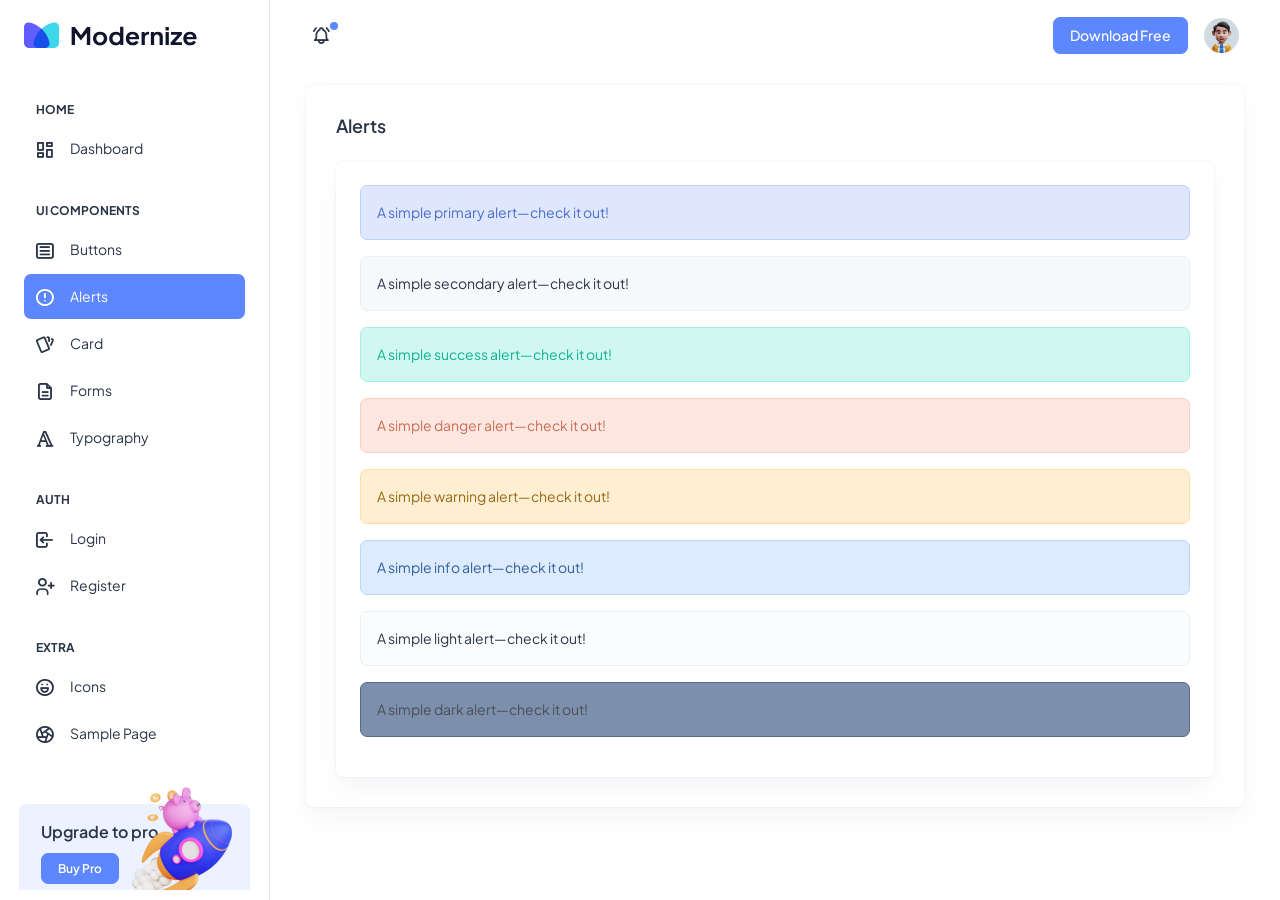
<file: html/ui-alerts.html>
<!doctype html>
<html lang="en">

<head>
  <meta charset="utf-8">
  <meta name="viewport" content="width=device-width, initial-scale=1">
  <title>Modernize Free</title>
  <link rel="shortcut icon" type="image/png" href="../assets/images/logos/favicon.png" />
  <link rel="stylesheet" href="../assets/css/styles.min.css" />
</head>

<body>
  <!--  Body Wrapper -->
  <div class="page-wrapper" id="main-wrapper" data-layout="vertical" data-navbarbg="skin6" data-sidebartype="full"
    data-sidebar-position="fixed" data-header-position="fixed">
    <!-- Sidebar Start -->
    <aside class="left-sidebar">
      <!-- Sidebar scroll-->
      <div>
        <div class="brand-logo d-flex align-items-center justify-content-between">
          <a href="./index.html" class="text-nowrap logo-img">
            <img src="../assets/images/logos/dark-logo.svg" width="180" alt="" />
          </a>
          <div class="close-btn d-xl-none d-block sidebartoggler cursor-pointer" id="sidebarCollapse">
            <i class="ti ti-x fs-8"></i>
          </div>
        </div>
        <!-- Sidebar navigation-->
        <nav class="sidebar-nav scroll-sidebar" data-simplebar="">
          <ul id="sidebarnav">
            <li class="nav-small-cap">
              <i class="ti ti-dots nav-small-cap-icon fs-4"></i>
              <span class="hide-menu">Home</span>
            </li>
            <li class="sidebar-item">
              <a class="sidebar-link" href="./index.html" aria-expanded="false">
                <span>
                  <i class="ti ti-layout-dashboard"></i>
                </span>
                <span class="hide-menu">Dashboard</span>
              </a>
            </li>
            <li class="nav-small-cap">
              <i class="ti ti-dots nav-small-cap-icon fs-4"></i>
              <span class="hide-menu">UI COMPONENTS</span>
            </li>
            <li class="sidebar-item">
              <a class="sidebar-link" href="./ui-buttons.html" aria-expanded="false">
                <span>
                  <i class="ti ti-article"></i>
                </span>
                <span class="hide-menu">Buttons</span>
              </a>
            </li>
            <li class="sidebar-item">
              <a class="sidebar-link" href="./ui-alerts.html" aria-expanded="false">
                <span>
                  <i class="ti ti-alert-circle"></i>
                </span>
                <span class="hide-menu">Alerts</span>
              </a>
            </li>
            <li class="sidebar-item">
              <a class="sidebar-link" href="./ui-card.html" aria-expanded="false">
                <span>
                  <i class="ti ti-cards"></i>
                </span>
                <span class="hide-menu">Card</span>
              </a>
            </li>
            <li class="sidebar-item">
              <a class="sidebar-link" href="./ui-forms.html" aria-expanded="false">
                <span>
                  <i class="ti ti-file-description"></i>
                </span>
                <span class="hide-menu">Forms</span>
              </a>
            </li>
            <li class="sidebar-item">
              <a class="sidebar-link" href="./ui-typography.html" aria-expanded="false">
                <span>
                  <i class="ti ti-typography"></i>
                </span>
                <span class="hide-menu">Typography</span>
              </a>
            </li>
            <li class="nav-small-cap">
              <i class="ti ti-dots nav-small-cap-icon fs-4"></i>
              <span class="hide-menu">AUTH</span>
            </li>
            <li class="sidebar-item">
              <a class="sidebar-link" href="./authentication-login.html" aria-expanded="false">
                <span>
                  <i class="ti ti-login"></i>
                </span>
                <span class="hide-menu">Login</span>
              </a>
            </li>
            <li class="sidebar-item">
              <a class="sidebar-link" href="./authentication-register.html" aria-expanded="false">
                <span>
                  <i class="ti ti-user-plus"></i>
                </span>
                <span class="hide-menu">Register</span>
              </a>
            </li>
            <li class="nav-small-cap">
              <i class="ti ti-dots nav-small-cap-icon fs-4"></i>
              <span class="hide-menu">EXTRA</span>
            </li>
            <li class="sidebar-item">
              <a class="sidebar-link" href="./icon-tabler.html" aria-expanded="false">
                <span>
                  <i class="ti ti-mood-happy"></i>
                </span>
                <span class="hide-menu">Icons</span>
              </a>
            </li>
            <li class="sidebar-item">
              <a class="sidebar-link" href="./sample-page.html" aria-expanded="false">
                <span>
                  <i class="ti ti-aperture"></i>
                </span>
                <span class="hide-menu">Sample Page</span>
              </a>
            </li>
          </ul>
          <div class="unlimited-access hide-menu bg-light-primary position-relative mb-7 mt-5 rounded">
            <div class="d-flex">
              <div class="unlimited-access-title me-3">
                <h6 class="fw-semibold fs-4 mb-6 text-dark w-85">Upgrade to pro</h6>
                <a href="https://adminmart.com/product/modernize-bootstrap-5-admin-template/" target="_blank" class="btn btn-primary fs-2 fw-semibold lh-sm">Buy Pro</a>
              </div>
              <div class="unlimited-access-img">
                <img src="../assets/images/backgrounds/rocket.png" alt="" class="img-fluid">
              </div>
            </div>
          </div>
        </nav>
        <!-- End Sidebar navigation -->
      </div>
      <!-- End Sidebar scroll-->
    </aside>
    <!--  Sidebar End -->
    <!--  Main wrapper -->
    <div class="body-wrapper">
      <!--  Header Start -->
      <header class="app-header">
        <nav class="navbar navbar-expand-lg navbar-light">
          <ul class="navbar-nav">
            <li class="nav-item d-block d-xl-none">
              <a class="nav-link sidebartoggler nav-icon-hover" id="headerCollapse" href="javascript:void(0)">
                <i class="ti ti-menu-2"></i>
              </a>
            </li>
            <li class="nav-item">
              <a class="nav-link nav-icon-hover" href="javascript:void(0)">
                <i class="ti ti-bell-ringing"></i>
                <div class="notification bg-primary rounded-circle"></div>
              </a>
            </li>
          </ul>
          <div class="navbar-collapse justify-content-end px-0" id="navbarNav">
            <ul class="navbar-nav flex-row ms-auto align-items-center justify-content-end">
              <a href="https://adminmart.com/product/modernize-free-bootstrap-admin-dashboard/" target="_blank" class="btn btn-primary">Download Free</a>
              <li class="nav-item dropdown">
                <a class="nav-link nav-icon-hover" href="javascript:void(0)" id="drop2" data-bs-toggle="dropdown"
                  aria-expanded="false">
                  <img src="../assets/images/profile/user-1.jpg" alt="" width="35" height="35" class="rounded-circle">
                </a>
                <div class="dropdown-menu dropdown-menu-end dropdown-menu-animate-up" aria-labelledby="drop2">
                  <div class="message-body">
                    <a href="javascript:void(0)" class="d-flex align-items-center gap-2 dropdown-item">
                      <i class="ti ti-user fs-6"></i>
                      <p class="mb-0 fs-3">My Profile</p>
                    </a>
                    <a href="javascript:void(0)" class="d-flex align-items-center gap-2 dropdown-item">
                      <i class="ti ti-mail fs-6"></i>
                      <p class="mb-0 fs-3">My Account</p>
                    </a>
                    <a href="javascript:void(0)" class="d-flex align-items-center gap-2 dropdown-item">
                      <i class="ti ti-list-check fs-6"></i>
                      <p class="mb-0 fs-3">My Task</p>
                    </a>
                    <a href="./authentication-login.html" class="btn btn-outline-primary mx-3 mt-2 d-block">Logout</a>
                  </div>
                </div>
              </li>
            </ul>
          </div>
        </nav>
      </header>
      <!--  Header End -->
      <div class="container-fluid">
        <div class="container-fluid">
          <div class="card">
            <div class="card-body">
              <h5 class="card-title fw-semibold mb-4">Alerts</h5>
              <div class="card mb-0">
                <div class="card-body p-4">
                  <div class="alert alert-primary" role="alert">
                    A simple primary alert—check it out!
                  </div>
                  <div class="alert alert-secondary" role="alert">
                    A simple secondary alert—check it out!
                  </div>
                  <div class="alert alert-success" role="alert">
                    A simple success alert—check it out!
                  </div>
                  <div class="alert alert-danger" role="alert">
                    A simple danger alert—check it out!
                  </div>
                  <div class="alert alert-warning" role="alert">
                    A simple warning alert—check it out!
                  </div>
                  <div class="alert alert-info" role="alert">
                    A simple info alert—check it out!
                  </div>
                  <div class="alert alert-light" role="alert">
                    A simple light alert—check it out!
                  </div>
                  <div class="alert alert-dark" role="alert">
                    A simple dark alert—check it out!
                  </div>
                </div>
              </div>
            </div>
          </div>
        </div>
      </div>
    </div>
  </div>
  <script src="../assets/libs/jquery/dist/jquery.min.js"></script>
  <script src="../assets/libs/bootstrap/dist/js/bootstrap.bundle.min.js"></script>
  <script src="../assets/js/sidebarmenu.js"></script>
  <script src="../assets/js/app.min.js"></script>
  <script src="../assets/libs/simplebar/dist/simplebar.js"></script>
</body>

</html>
</file>
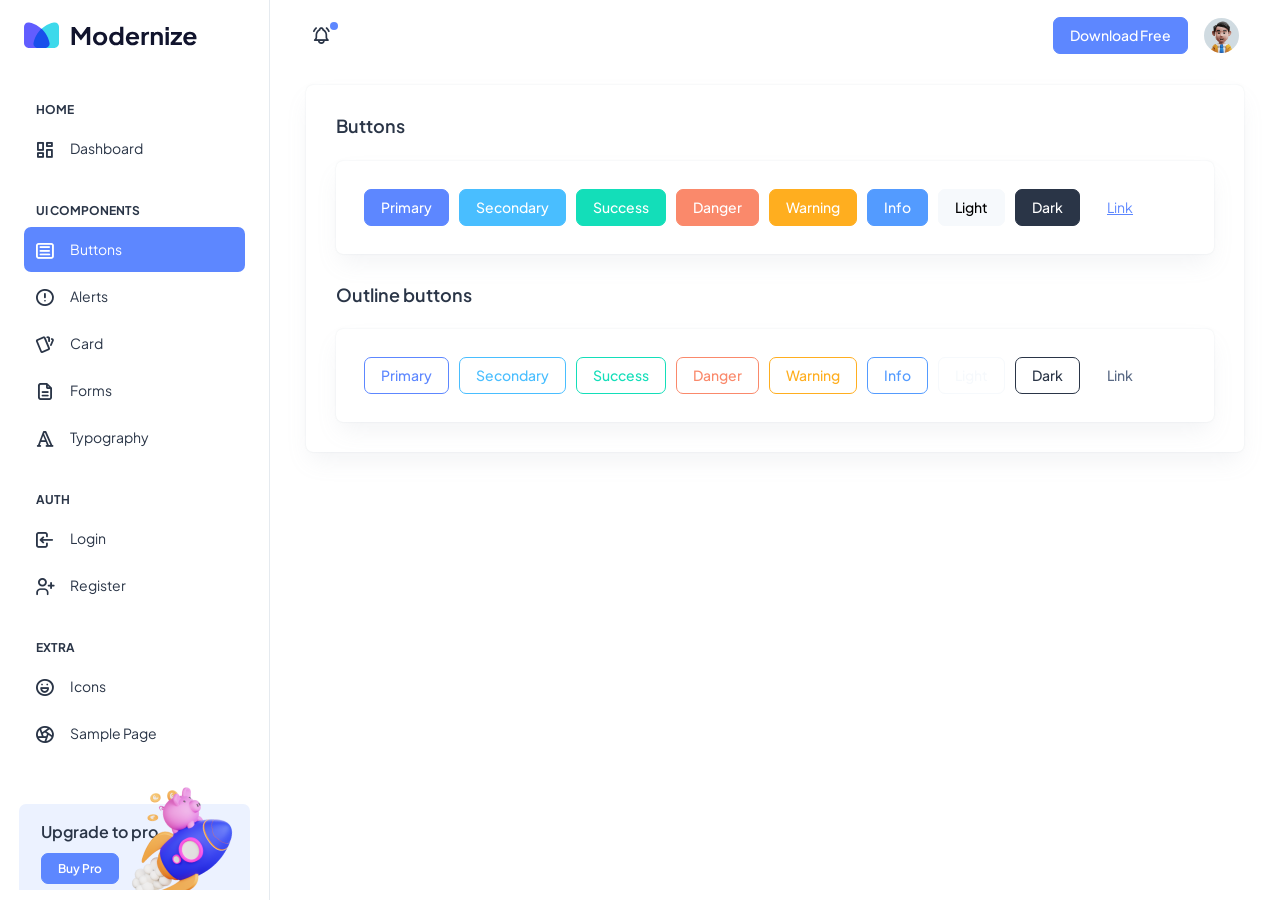
<file: html/ui-buttons.html>
<!doctype html>
<html lang="en">

<head>
  <meta charset="utf-8">
  <meta name="viewport" content="width=device-width, initial-scale=1">
  <title>Modernize Free</title>
  <link rel="shortcut icon" type="image/png" href="../assets/images/logos/favicon.png" />
  <link rel="stylesheet" href="../assets/css/styles.min.css" />
</head>

<body>
  <!--  Body Wrapper -->
  <div class="page-wrapper" id="main-wrapper" data-layout="vertical" data-navbarbg="skin6" data-sidebartype="full"
    data-sidebar-position="fixed" data-header-position="fixed">
    <!-- Sidebar Start -->
    <aside class="left-sidebar">
      <!-- Sidebar scroll-->
      <div>
        <div class="brand-logo d-flex align-items-center justify-content-between">
          <a href="./index.html" class="text-nowrap logo-img">
            <img src="../assets/images/logos/dark-logo.svg" width="180" alt="" />
          </a>
          <div class="close-btn d-xl-none d-block sidebartoggler cursor-pointer" id="sidebarCollapse">
            <i class="ti ti-x fs-8"></i>
          </div>
        </div>
        <!-- Sidebar navigation-->
        <nav class="sidebar-nav scroll-sidebar" data-simplebar="">
          <ul id="sidebarnav">
            <li class="nav-small-cap">
              <i class="ti ti-dots nav-small-cap-icon fs-4"></i>
              <span class="hide-menu">Home</span>
            </li>
            <li class="sidebar-item">
              <a class="sidebar-link" href="./index.html" aria-expanded="false">
                <span>
                  <i class="ti ti-layout-dashboard"></i>
                </span>
                <span class="hide-menu">Dashboard</span>
              </a>
            </li>
            <li class="nav-small-cap">
              <i class="ti ti-dots nav-small-cap-icon fs-4"></i>
              <span class="hide-menu">UI COMPONENTS</span>
            </li>
            <li class="sidebar-item">
              <a class="sidebar-link" href="./ui-buttons.html" aria-expanded="false">
                <span>
                  <i class="ti ti-article"></i>
                </span>
                <span class="hide-menu">Buttons</span>
              </a>
            </li>
            <li class="sidebar-item">
              <a class="sidebar-link" href="./ui-alerts.html" aria-expanded="false">
                <span>
                  <i class="ti ti-alert-circle"></i>
                </span>
                <span class="hide-menu">Alerts</span>
              </a>
            </li>
            <li class="sidebar-item">
              <a class="sidebar-link" href="./ui-card.html" aria-expanded="false">
                <span>
                  <i class="ti ti-cards"></i>
                </span>
                <span class="hide-menu">Card</span>
              </a>
            </li>
            <li class="sidebar-item">
              <a class="sidebar-link" href="./ui-forms.html" aria-expanded="false">
                <span>
                  <i class="ti ti-file-description"></i>
                </span>
                <span class="hide-menu">Forms</span>
              </a>
            </li>
            <li class="sidebar-item">
              <a class="sidebar-link" href="./ui-typography.html" aria-expanded="false">
                <span>
                  <i class="ti ti-typography"></i>
                </span>
                <span class="hide-menu">Typography</span>
              </a>
            </li>
            <li class="nav-small-cap">
              <i class="ti ti-dots nav-small-cap-icon fs-4"></i>
              <span class="hide-menu">AUTH</span>
            </li>
            <li class="sidebar-item">
              <a class="sidebar-link" href="./authentication-login.html" aria-expanded="false">
                <span>
                  <i class="ti ti-login"></i>
                </span>
                <span class="hide-menu">Login</span>
              </a>
            </li>
            <li class="sidebar-item">
              <a class="sidebar-link" href="./authentication-register.html" aria-expanded="false">
                <span>
                  <i class="ti ti-user-plus"></i>
                </span>
                <span class="hide-menu">Register</span>
              </a>
            </li>
            <li class="nav-small-cap">
              <i class="ti ti-dots nav-small-cap-icon fs-4"></i>
              <span class="hide-menu">EXTRA</span>
            </li>
            <li class="sidebar-item">
              <a class="sidebar-link" href="./icon-tabler.html" aria-expanded="false">
                <span>
                  <i class="ti ti-mood-happy"></i>
                </span>
                <span class="hide-menu">Icons</span>
              </a>
            </li>
            <li class="sidebar-item">
              <a class="sidebar-link" href="./sample-page.html" aria-expanded="false">
                <span>
                  <i class="ti ti-aperture"></i>
                </span>
                <span class="hide-menu">Sample Page</span>
              </a>
            </li>
          </ul>
          <div class="unlimited-access hide-menu bg-light-primary position-relative mb-7 mt-5 rounded">
            <div class="d-flex">
              <div class="unlimited-access-title me-3">
                <h6 class="fw-semibold fs-4 mb-6 text-dark w-85">Upgrade to pro</h6>
                <a href="https://adminmart.com/product/modernize-bootstrap-5-admin-template/" target="_blank" class="btn btn-primary fs-2 fw-semibold lh-sm">Buy Pro</a>
              </div>
              <div class="unlimited-access-img">
                <img src="../assets/images/backgrounds/rocket.png" alt="" class="img-fluid">
              </div>
            </div>
          </div>
        </nav>
        <!-- End Sidebar navigation -->
      </div>
      <!-- End Sidebar scroll-->
    </aside>
    <!--  Sidebar End -->
    <!--  Main wrapper -->
    <div class="body-wrapper">
      <!--  Header Start -->
      <header class="app-header">
        <nav class="navbar navbar-expand-lg navbar-light">
          <ul class="navbar-nav">
            <li class="nav-item d-block d-xl-none">
              <a class="nav-link sidebartoggler nav-icon-hover" id="headerCollapse" href="javascript:void(0)">
                <i class="ti ti-menu-2"></i>
              </a>
            </li>
            <li class="nav-item">
              <a class="nav-link nav-icon-hover" href="javascript:void(0)">
                <i class="ti ti-bell-ringing"></i>
                <div class="notification bg-primary rounded-circle"></div>
              </a>
            </li>
          </ul>
          <div class="navbar-collapse justify-content-end px-0" id="navbarNav">
            <ul class="navbar-nav flex-row ms-auto align-items-center justify-content-end">
              <a href="https://adminmart.com/product/modernize-free-bootstrap-admin-dashboard/" target="_blank" class="btn btn-primary">Download Free</a>
              <li class="nav-item dropdown">
                <a class="nav-link nav-icon-hover" href="javascript:void(0)" id="drop2" data-bs-toggle="dropdown"
                  aria-expanded="false">
                  <img src="../assets/images/profile/user-1.jpg" alt="" width="35" height="35" class="rounded-circle">
                </a>
                <div class="dropdown-menu dropdown-menu-end dropdown-menu-animate-up" aria-labelledby="drop2">
                  <div class="message-body">
                    <a href="javascript:void(0)" class="d-flex align-items-center gap-2 dropdown-item">
                      <i class="ti ti-user fs-6"></i>
                      <p class="mb-0 fs-3">My Profile</p>
                    </a>
                    <a href="javascript:void(0)" class="d-flex align-items-center gap-2 dropdown-item">
                      <i class="ti ti-mail fs-6"></i>
                      <p class="mb-0 fs-3">My Account</p>
                    </a>
                    <a href="javascript:void(0)" class="d-flex align-items-center gap-2 dropdown-item">
                      <i class="ti ti-list-check fs-6"></i>
                      <p class="mb-0 fs-3">My Task</p>
                    </a>
                    <a href="./authentication-login.html" class="btn btn-outline-primary mx-3 mt-2 d-block">Logout</a>
                  </div>
                </div>
              </li>
            </ul>
          </div>
        </nav>
      </header>
      <!--  Header End -->
      <div class="container-fluid">
        <div class="container-fluid">
          <div class="card">
            <div class="card-body">
              <h5 class="card-title fw-semibold mb-4">Buttons</h5>
              <div class="card">
                <div class="card-body p-4">
                  <button type="button" class="btn btn-primary m-1">Primary</button>
                  <button type="button" class="btn btn-secondary m-1">Secondary</button>
                  <button type="button" class="btn btn-success m-1">Success</button>
                  <button type="button" class="btn btn-danger m-1">Danger</button>
                  <button type="button" class="btn btn-warning m-1">Warning</button>
                  <button type="button" class="btn btn-info m-1">Info</button>
                  <button type="button" class="btn btn-light m-1">Light</button>
                  <button type="button" class="btn btn-dark m-1">Dark</button>
                  <button type="button" class="btn btn-link m-1">Link</button>
                </div>
              </div>
              <h5 class="card-title fw-semibold mb-4">Outline buttons</h5>
              <div class="card mb-0">
                <div class="card-body p-4">
                  <button type="button" class="btn btn-outline-primary m-1">Primary</button>
                  <button type="button" class="btn btn-outline-secondary m-1">Secondary</button>
                  <button type="button" class="btn btn-outline-success m-1">Success</button>
                  <button type="button" class="btn btn-outline-danger m-1">Danger</button>
                  <button type="button" class="btn btn-outline-warning m-1">Warning</button>
                  <button type="button" class="btn btn-outline-info m-1">Info</button>
                  <button type="button" class="btn btn-outline-light m-1">Light</button>
                  <button type="button" class="btn btn-outline-dark m-1">Dark</button>
                  <button type="button" class="btn btn-outline-link m-1">Link</button>
                </div>
              </div>
            </div>
          </div>
        </div>
      </div>
    </div>
  </div>
  <script src="../assets/libs/jquery/dist/jquery.min.js"></script>
  <script src="../assets/libs/bootstrap/dist/js/bootstrap.bundle.min.js"></script>
  <script src="../assets/js/sidebarmenu.js"></script>
  <script src="../assets/js/app.min.js"></script>
  <script src="../assets/libs/simplebar/dist/simplebar.js"></script>
</body>

</html>
</file>
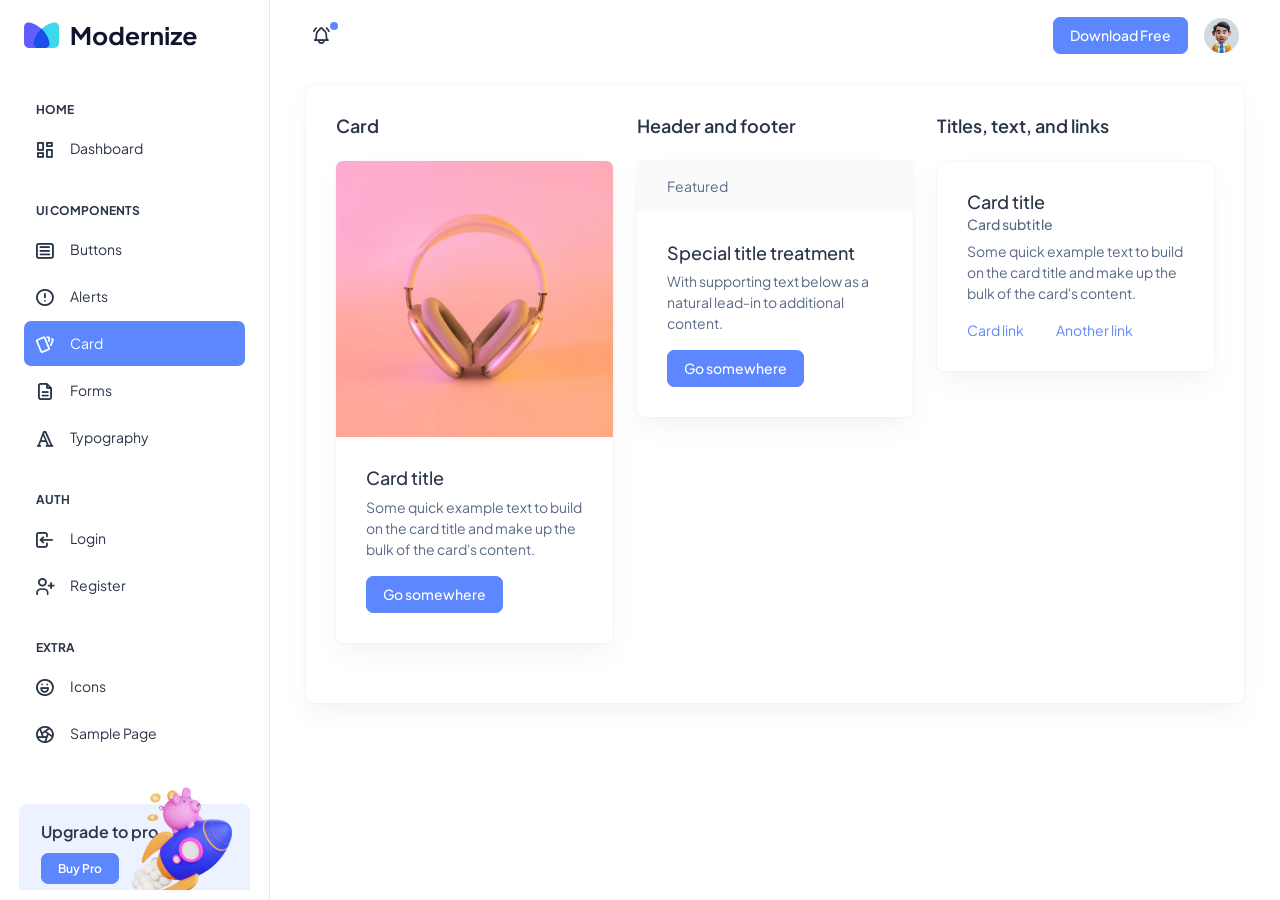
<file: html/ui-card.html>
<!doctype html>
<html lang="en">

<head>
  <meta charset="utf-8">
  <meta name="viewport" content="width=device-width, initial-scale=1">
  <title>Modernize Free</title>
  <link rel="shortcut icon" type="image/png" href="../assets/images/logos/favicon.png" />
  <link rel="stylesheet" href="../assets/css/styles.min.css" />
</head>

<body>
  <!--  Body Wrapper -->
  <div class="page-wrapper" id="main-wrapper" data-layout="vertical" data-navbarbg="skin6" data-sidebartype="full"
    data-sidebar-position="fixed" data-header-position="fixed">
    <!-- Sidebar Start -->
    <aside class="left-sidebar">
      <!-- Sidebar scroll-->
      <div>
        <div class="brand-logo d-flex align-items-center justify-content-between">
          <a href="./index.html" class="text-nowrap logo-img">
            <img src="../assets/images/logos/dark-logo.svg" width="180" alt="" />
          </a>
          <div class="close-btn d-xl-none d-block sidebartoggler cursor-pointer" id="sidebarCollapse">
            <i class="ti ti-x fs-8"></i>
          </div>
        </div>
        <!-- Sidebar navigation-->
        <nav class="sidebar-nav scroll-sidebar" data-simplebar="">
          <ul id="sidebarnav">
            <li class="nav-small-cap">
              <i class="ti ti-dots nav-small-cap-icon fs-4"></i>
              <span class="hide-menu">Home</span>
            </li>
            <li class="sidebar-item">
              <a class="sidebar-link" href="./index.html" aria-expanded="false">
                <span>
                  <i class="ti ti-layout-dashboard"></i>
                </span>
                <span class="hide-menu">Dashboard</span>
              </a>
            </li>
            <li class="nav-small-cap">
              <i class="ti ti-dots nav-small-cap-icon fs-4"></i>
              <span class="hide-menu">UI COMPONENTS</span>
            </li>
            <li class="sidebar-item">
              <a class="sidebar-link" href="./ui-buttons.html" aria-expanded="false">
                <span>
                  <i class="ti ti-article"></i>
                </span>
                <span class="hide-menu">Buttons</span>
              </a>
            </li>
            <li class="sidebar-item">
              <a class="sidebar-link" href="./ui-alerts.html" aria-expanded="false">
                <span>
                  <i class="ti ti-alert-circle"></i>
                </span>
                <span class="hide-menu">Alerts</span>
              </a>
            </li>
            <li class="sidebar-item">
              <a class="sidebar-link" href="./ui-card.html" aria-expanded="false">
                <span>
                  <i class="ti ti-cards"></i>
                </span>
                <span class="hide-menu">Card</span>
              </a>
            </li>
            <li class="sidebar-item">
              <a class="sidebar-link" href="./ui-forms.html" aria-expanded="false">
                <span>
                  <i class="ti ti-file-description"></i>
                </span>
                <span class="hide-menu">Forms</span>
              </a>
            </li>
            <li class="sidebar-item">
              <a class="sidebar-link" href="./ui-typography.html" aria-expanded="false">
                <span>
                  <i class="ti ti-typography"></i>
                </span>
                <span class="hide-menu">Typography</span>
              </a>
            </li>
            <li class="nav-small-cap">
              <i class="ti ti-dots nav-small-cap-icon fs-4"></i>
              <span class="hide-menu">AUTH</span>
            </li>
            <li class="sidebar-item">
              <a class="sidebar-link" href="./authentication-login.html" aria-expanded="false">
                <span>
                  <i class="ti ti-login"></i>
                </span>
                <span class="hide-menu">Login</span>
              </a>
            </li>
            <li class="sidebar-item">
              <a class="sidebar-link" href="./authentication-register.html" aria-expanded="false">
                <span>
                  <i class="ti ti-user-plus"></i>
                </span>
                <span class="hide-menu">Register</span>
              </a>
            </li>
            <li class="nav-small-cap">
              <i class="ti ti-dots nav-small-cap-icon fs-4"></i>
              <span class="hide-menu">EXTRA</span>
            </li>
            <li class="sidebar-item">
              <a class="sidebar-link" href="./icon-tabler.html" aria-expanded="false">
                <span>
                  <i class="ti ti-mood-happy"></i>
                </span>
                <span class="hide-menu">Icons</span>
              </a>
            </li>
            <li class="sidebar-item">
              <a class="sidebar-link" href="./sample-page.html" aria-expanded="false">
                <span>
                  <i class="ti ti-aperture"></i>
                </span>
                <span class="hide-menu">Sample Page</span>
              </a>
            </li>
          </ul>
          <div class="unlimited-access hide-menu bg-light-primary position-relative mb-7 mt-5 rounded">
            <div class="d-flex">
              <div class="unlimited-access-title me-3">
                <h6 class="fw-semibold fs-4 mb-6 text-dark w-85">Upgrade to pro</h6>
                <a href="https://adminmart.com/product/modernize-bootstrap-5-admin-template/" target="_blank" class="btn btn-primary fs-2 fw-semibold lh-sm">Buy Pro</a>
              </div>
              <div class="unlimited-access-img">
                <img src="../assets/images/backgrounds/rocket.png" alt="" class="img-fluid">
              </div>
            </div>
          </div>
        </nav>
        <!-- End Sidebar navigation -->
      </div>
      <!-- End Sidebar scroll-->
    </aside>
    <!--  Sidebar End -->
    <!--  Main wrapper -->
    <div class="body-wrapper">
      <!--  Header Start -->
      <header class="app-header">
        <nav class="navbar navbar-expand-lg navbar-light">
          <ul class="navbar-nav">
            <li class="nav-item d-block d-xl-none">
              <a class="nav-link sidebartoggler nav-icon-hover" id="headerCollapse" href="javascript:void(0)">
                <i class="ti ti-menu-2"></i>
              </a>
            </li>
            <li class="nav-item">
              <a class="nav-link nav-icon-hover" href="javascript:void(0)">
                <i class="ti ti-bell-ringing"></i>
                <div class="notification bg-primary rounded-circle"></div>
              </a>
            </li>
          </ul>
          <div class="navbar-collapse justify-content-end px-0" id="navbarNav">
            <ul class="navbar-nav flex-row ms-auto align-items-center justify-content-end">
              <a href="https://adminmart.com/product/modernize-free-bootstrap-admin-dashboard/" target="_blank" class="btn btn-primary">Download Free</a>
              <li class="nav-item dropdown">
                <a class="nav-link nav-icon-hover" href="javascript:void(0)" id="drop2" data-bs-toggle="dropdown"
                  aria-expanded="false">
                  <img src="../assets/images/profile/user-1.jpg" alt="" width="35" height="35" class="rounded-circle">
                </a>
                <div class="dropdown-menu dropdown-menu-end dropdown-menu-animate-up" aria-labelledby="drop2">
                  <div class="message-body">
                    <a href="javascript:void(0)" class="d-flex align-items-center gap-2 dropdown-item">
                      <i class="ti ti-user fs-6"></i>
                      <p class="mb-0 fs-3">My Profile</p>
                    </a>
                    <a href="javascript:void(0)" class="d-flex align-items-center gap-2 dropdown-item">
                      <i class="ti ti-mail fs-6"></i>
                      <p class="mb-0 fs-3">My Account</p>
                    </a>
                    <a href="javascript:void(0)" class="d-flex align-items-center gap-2 dropdown-item">
                      <i class="ti ti-list-check fs-6"></i>
                      <p class="mb-0 fs-3">My Task</p>
                    </a>
                    <a href="./authentication-login.html" class="btn btn-outline-primary mx-3 mt-2 d-block">Logout</a>
                  </div>
                </div>
              </li>
            </ul>
          </div>
        </nav>
      </header>
      <!--  Header End -->
      <div class="container-fluid">
        <div class="container-fluid">
          <div class="card">
            <div class="card-body">
              <div class="row">
                <div class="col-md-4">
                  <h5 class="card-title fw-semibold mb-4">Card</h5>
                  <div class="card">
                    <img src="../assets/images/products/s4.jpg" class="card-img-top" alt="...">
                    <div class="card-body">
                      <h5 class="card-title">Card title</h5>
                      <p class="card-text">Some quick example text to build on the card title and make up the bulk of
                        the
                        card's content.</p>
                      <a href="#" class="btn btn-primary">Go somewhere</a>
                    </div>
                  </div>
                </div>
                <div class="col-md-4">
                  <h5 class="card-title fw-semibold mb-4">Header and footer</h5>
                  <div class="card">
                    <div class="card-header">
                      Featured
                    </div>
                    <div class="card-body">
                      <h5 class="card-title">Special title treatment</h5>
                      <p class="card-text">With supporting text below as a natural lead-in to additional content.</p>
                      <a href="#" class="btn btn-primary">Go somewhere</a>
                    </div>
                  </div>
                </div>
                <div class="col-md-4">
                  <h5 class="card-title fw-semibold mb-4">Titles, text, and links</h5>
                  <div class="card">
                    <div class="card-body">
                      <h5 class="card-title">Card title</h5>
                      <h6 class="card-subtitle mb-2 text-muted">Card subtitle</h6>
                      <p class="card-text">Some quick example text to build on the card title and make up the bulk of
                        the
                        card's content.</p>
                      <a href="#" class="card-link">Card link</a>
                      <a href="#" class="card-link">Another link</a>
                    </div>
                  </div>
                </div>
              </div>
            </div>
          </div>
        </div>
      </div>
    </div>
  </div>
  <script src="../assets/libs/jquery/dist/jquery.min.js"></script>
  <script src="../assets/libs/bootstrap/dist/js/bootstrap.bundle.min.js"></script>
  <script src="../assets/js/sidebarmenu.js"></script>
  <script src="../assets/js/app.min.js"></script>
  <script src="../assets/libs/simplebar/dist/simplebar.js"></script>
</body>

</html>
</file>
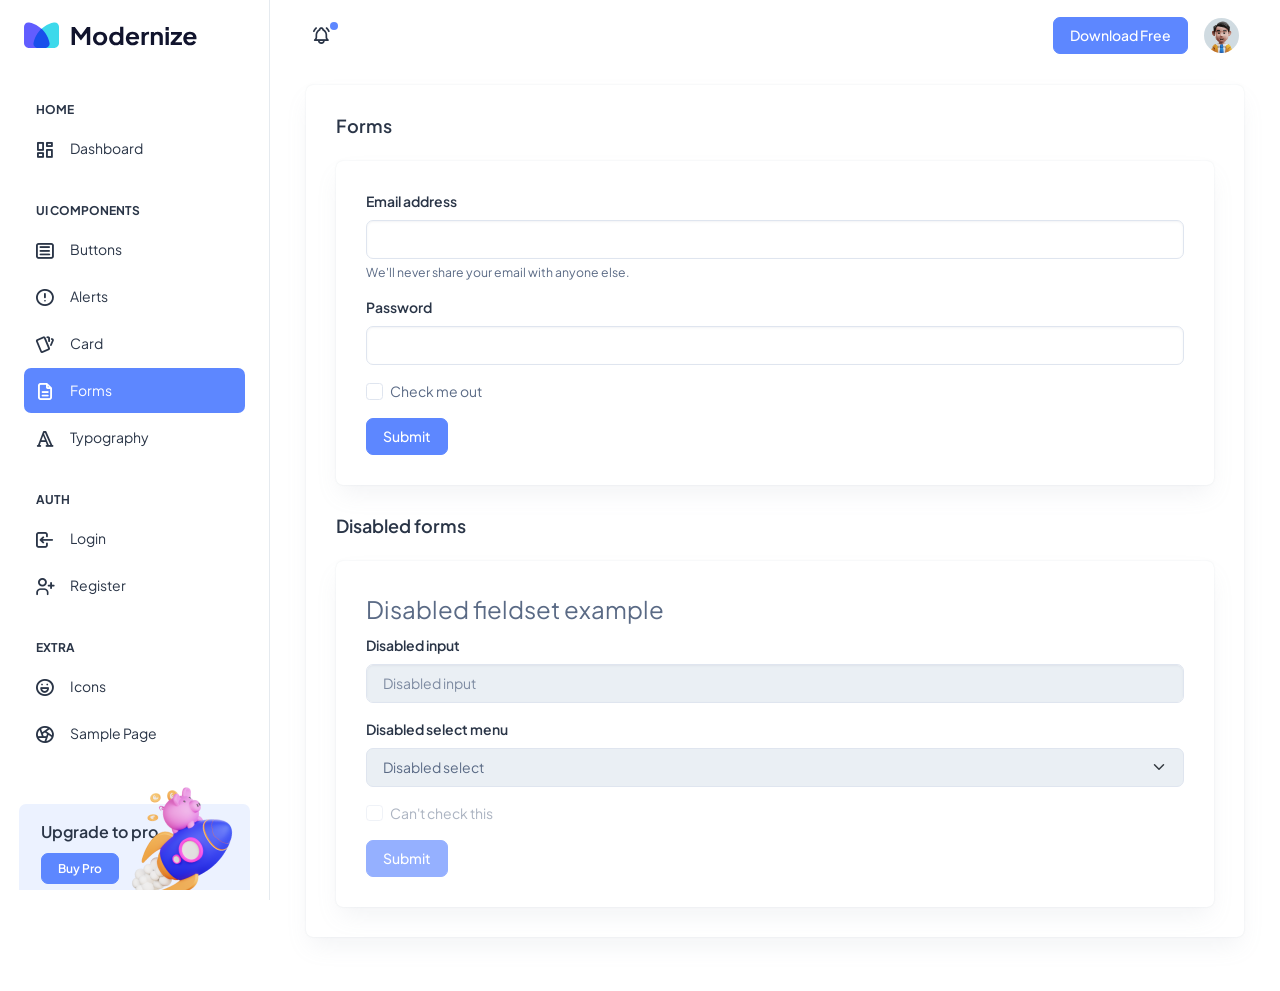
<file: html/ui-forms.html>
<!doctype html>
<html lang="en">

<head>
  <meta charset="utf-8">
  <meta name="viewport" content="width=device-width, initial-scale=1">
  <title>Modernize Free</title>
  <link rel="shortcut icon" type="image/png" href="../assets/images/logos/favicon.png" />
  <link rel="stylesheet" href="../assets/css/styles.min.css" />
</head>

<body>
  <!--  Body Wrapper -->
  <div class="page-wrapper" id="main-wrapper" data-layout="vertical" data-navbarbg="skin6" data-sidebartype="full"
    data-sidebar-position="fixed" data-header-position="fixed">
    <!-- Sidebar Start -->
    <aside class="left-sidebar">
      <!-- Sidebar scroll-->
      <div>
        <div class="brand-logo d-flex align-items-center justify-content-between">
          <a href="./index.html" class="text-nowrap logo-img">
            <img src="../assets/images/logos/dark-logo.svg" width="180" alt="" />
          </a>
          <div class="close-btn d-xl-none d-block sidebartoggler cursor-pointer" id="sidebarCollapse">
            <i class="ti ti-x fs-8"></i>
          </div>
        </div>
        <!-- Sidebar navigation-->
        <nav class="sidebar-nav scroll-sidebar" data-simplebar="">
          <ul id="sidebarnav">
            <li class="nav-small-cap">
              <i class="ti ti-dots nav-small-cap-icon fs-4"></i>
              <span class="hide-menu">Home</span>
            </li>
            <li class="sidebar-item">
              <a class="sidebar-link" href="./index.html" aria-expanded="false">
                <span>
                  <i class="ti ti-layout-dashboard"></i>
                </span>
                <span class="hide-menu">Dashboard</span>
              </a>
            </li>
            <li class="nav-small-cap">
              <i class="ti ti-dots nav-small-cap-icon fs-4"></i>
              <span class="hide-menu">UI COMPONENTS</span>
            </li>
            <li class="sidebar-item">
              <a class="sidebar-link" href="./ui-buttons.html" aria-expanded="false">
                <span>
                  <i class="ti ti-article"></i>
                </span>
                <span class="hide-menu">Buttons</span>
              </a>
            </li>
            <li class="sidebar-item">
              <a class="sidebar-link" href="./ui-alerts.html" aria-expanded="false">
                <span>
                  <i class="ti ti-alert-circle"></i>
                </span>
                <span class="hide-menu">Alerts</span>
              </a>
            </li>
            <li class="sidebar-item">
              <a class="sidebar-link" href="./ui-card.html" aria-expanded="false">
                <span>
                  <i class="ti ti-cards"></i>
                </span>
                <span class="hide-menu">Card</span>
              </a>
            </li>
            <li class="sidebar-item">
              <a class="sidebar-link" href="./ui-forms.html" aria-expanded="false">
                <span>
                  <i class="ti ti-file-description"></i>
                </span>
                <span class="hide-menu">Forms</span>
              </a>
            </li>
            <li class="sidebar-item">
              <a class="sidebar-link" href="./ui-typography.html" aria-expanded="false">
                <span>
                  <i class="ti ti-typography"></i>
                </span>
                <span class="hide-menu">Typography</span>
              </a>
            </li>
            <li class="nav-small-cap">
              <i class="ti ti-dots nav-small-cap-icon fs-4"></i>
              <span class="hide-menu">AUTH</span>
            </li>
            <li class="sidebar-item">
              <a class="sidebar-link" href="./authentication-login.html" aria-expanded="false">
                <span>
                  <i class="ti ti-login"></i>
                </span>
                <span class="hide-menu">Login</span>
              </a>
            </li>
            <li class="sidebar-item">
              <a class="sidebar-link" href="./authentication-register.html" aria-expanded="false">
                <span>
                  <i class="ti ti-user-plus"></i>
                </span>
                <span class="hide-menu">Register</span>
              </a>
            </li>
            <li class="nav-small-cap">
              <i class="ti ti-dots nav-small-cap-icon fs-4"></i>
              <span class="hide-menu">EXTRA</span>
            </li>
            <li class="sidebar-item">
              <a class="sidebar-link" href="./icon-tabler.html" aria-expanded="false">
                <span>
                  <i class="ti ti-mood-happy"></i>
                </span>
                <span class="hide-menu">Icons</span>
              </a>
            </li>
            <li class="sidebar-item">
              <a class="sidebar-link" href="./sample-page.html" aria-expanded="false">
                <span>
                  <i class="ti ti-aperture"></i>
                </span>
                <span class="hide-menu">Sample Page</span>
              </a>
            </li>
          </ul>
          <div class="unlimited-access hide-menu bg-light-primary position-relative mb-7 mt-5 rounded">
            <div class="d-flex">
              <div class="unlimited-access-title me-3">
                <h6 class="fw-semibold fs-4 mb-6 text-dark w-85">Upgrade to pro</h6>
                <a href="https://adminmart.com/product/modernize-bootstrap-5-admin-template/" target="_blank" class="btn btn-primary fs-2 fw-semibold lh-sm">Buy Pro</a>
              </div>
              <div class="unlimited-access-img">
                <img src="../assets/images/backgrounds/rocket.png" alt="" class="img-fluid">
              </div>
            </div>
          </div>
        </nav>
        <!-- End Sidebar navigation -->
      </div>
      <!-- End Sidebar scroll-->
    </aside>
    <!--  Sidebar End -->
    <!--  Main wrapper -->
    <div class="body-wrapper">
      <!--  Header Start -->
      <header class="app-header">
        <nav class="navbar navbar-expand-lg navbar-light">
          <ul class="navbar-nav">
            <li class="nav-item d-block d-xl-none">
              <a class="nav-link sidebartoggler nav-icon-hover" id="headerCollapse" href="javascript:void(0)">
                <i class="ti ti-menu-2"></i>
              </a>
            </li>
            <li class="nav-item">
              <a class="nav-link nav-icon-hover" href="javascript:void(0)">
                <i class="ti ti-bell-ringing"></i>
                <div class="notification bg-primary rounded-circle"></div>
              </a>
            </li>
          </ul>
          <div class="navbar-collapse justify-content-end px-0" id="navbarNav">
            <ul class="navbar-nav flex-row ms-auto align-items-center justify-content-end">
              <a href="https://adminmart.com/product/modernize-free-bootstrap-admin-dashboard/" target="_blank" class="btn btn-primary">Download Free</a>
              <li class="nav-item dropdown">
                <a class="nav-link nav-icon-hover" href="javascript:void(0)" id="drop2" data-bs-toggle="dropdown"
                  aria-expanded="false">
                  <img src="../assets/images/profile/user-1.jpg" alt="" width="35" height="35" class="rounded-circle">
                </a>
                <div class="dropdown-menu dropdown-menu-end dropdown-menu-animate-up" aria-labelledby="drop2">
                  <div class="message-body">
                    <a href="javascript:void(0)" class="d-flex align-items-center gap-2 dropdown-item">
                      <i class="ti ti-user fs-6"></i>
                      <p class="mb-0 fs-3">My Profile</p>
                    </a>
                    <a href="javascript:void(0)" class="d-flex align-items-center gap-2 dropdown-item">
                      <i class="ti ti-mail fs-6"></i>
                      <p class="mb-0 fs-3">My Account</p>
                    </a>
                    <a href="javascript:void(0)" class="d-flex align-items-center gap-2 dropdown-item">
                      <i class="ti ti-list-check fs-6"></i>
                      <p class="mb-0 fs-3">My Task</p>
                    </a>
                    <a href="./authentication-login.html" class="btn btn-outline-primary mx-3 mt-2 d-block">Logout</a>
                  </div>
                </div>
              </li>
            </ul>
          </div>
        </nav>
      </header>
      <!--  Header End -->
      <div class="container-fluid">
        <div class="container-fluid">
          <div class="card">
            <div class="card-body">
              <h5 class="card-title fw-semibold mb-4">Forms</h5>
              <div class="card">
                <div class="card-body">
                  <form>
                    <div class="mb-3">
                      <label for="exampleInputEmail1" class="form-label">Email address</label>
                      <input type="email" class="form-control" id="exampleInputEmail1" aria-describedby="emailHelp">
                      <div id="emailHelp" class="form-text">We'll never share your email with anyone else.</div>
                    </div>
                    <div class="mb-3">
                      <label for="exampleInputPassword1" class="form-label">Password</label>
                      <input type="password" class="form-control" id="exampleInputPassword1">
                    </div>
                    <div class="mb-3 form-check">
                      <input type="checkbox" class="form-check-input" id="exampleCheck1">
                      <label class="form-check-label" for="exampleCheck1">Check me out</label>
                    </div>
                    <button type="submit" class="btn btn-primary">Submit</button>
                  </form>
                </div>
              </div>
              <h5 class="card-title fw-semibold mb-4">Disabled forms</h5>
              <div class="card mb-0">
                <div class="card-body">
                  <form>
                    <fieldset disabled>
                      <legend>Disabled fieldset example</legend>
                      <div class="mb-3">
                        <label for="disabledTextInput" class="form-label">Disabled input</label>
                        <input type="text" id="disabledTextInput" class="form-control" placeholder="Disabled input">
                      </div>
                      <div class="mb-3">
                        <label for="disabledSelect" class="form-label">Disabled select menu</label>
                        <select id="disabledSelect" class="form-select">
                          <option>Disabled select</option>
                        </select>
                      </div>
                      <div class="mb-3">
                        <div class="form-check">
                          <input class="form-check-input" type="checkbox" id="disabledFieldsetCheck" disabled>
                          <label class="form-check-label" for="disabledFieldsetCheck">
                            Can't check this
                          </label>
                        </div>
                      </div>
                      <button type="submit" class="btn btn-primary">Submit</button>
                    </fieldset>
                  </form>
                </div>
              </div>
            </div>
          </div>
        </div>
      </div>
    </div>
  </div>
  <script src="../assets/libs/jquery/dist/jquery.min.js"></script>
  <script src="../assets/libs/bootstrap/dist/js/bootstrap.bundle.min.js"></script>
  <script src="../assets/js/sidebarmenu.js"></script>
  <script src="../assets/js/app.min.js"></script>
  <script src="../assets/libs/simplebar/dist/simplebar.js"></script>
</body>

</html>
</file>
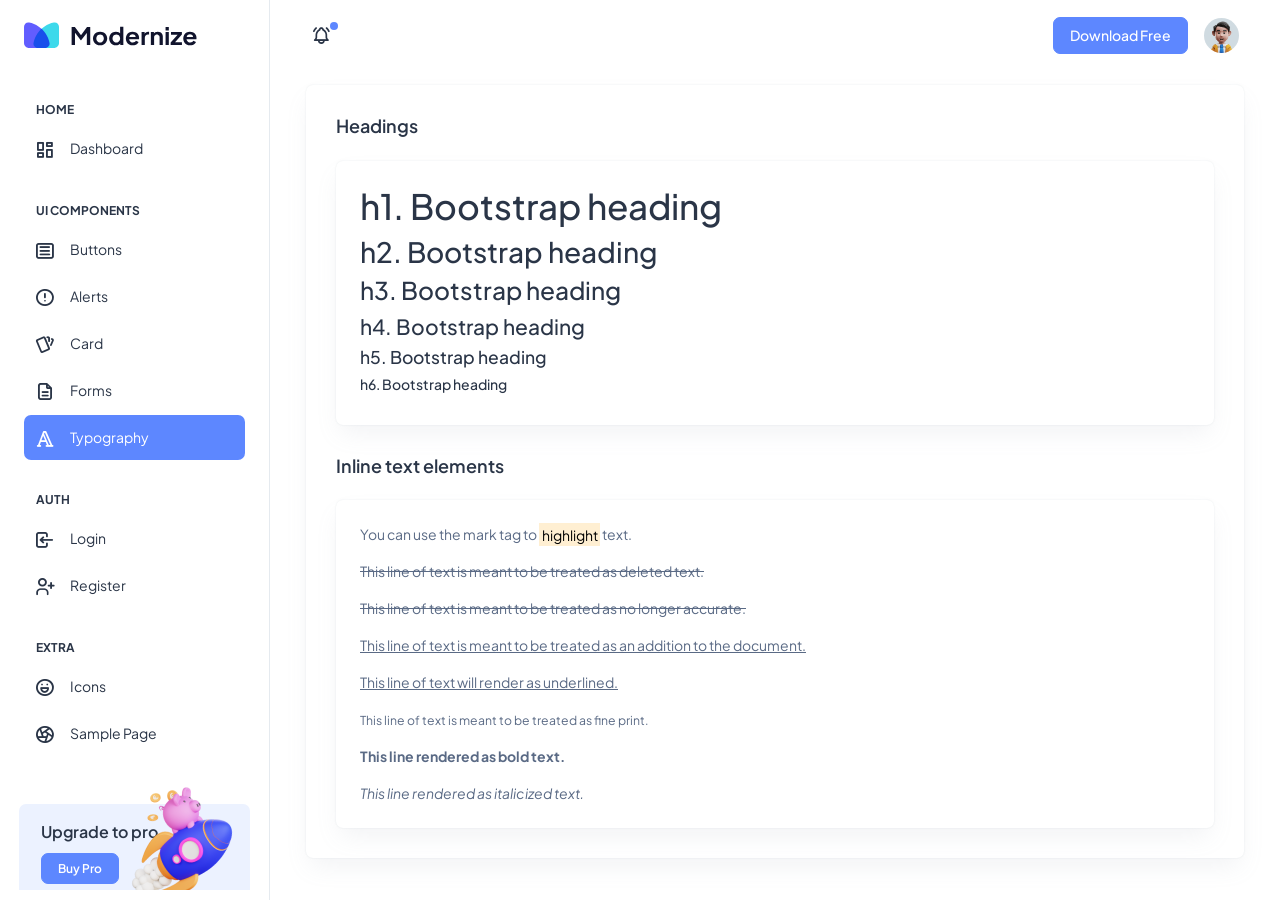
<file: html/ui-typography.html>
<!doctype html>
<html lang="en">

<head>
  <meta charset="utf-8">
  <meta name="viewport" content="width=device-width, initial-scale=1">
  <title>Modernize Free</title>
  <link rel="shortcut icon" type="image/png" href="../assets/images/logos/favicon.png" />
  <link rel="stylesheet" href="../assets/css/styles.min.css" />
</head>

<body>
  <!--  Body Wrapper -->
  <div class="page-wrapper" id="main-wrapper" data-layout="vertical" data-navbarbg="skin6" data-sidebartype="full"
    data-sidebar-position="fixed" data-header-position="fixed">
    <!-- Sidebar Start -->
    <aside class="left-sidebar">
      <!-- Sidebar scroll-->
      <div>
        <div class="brand-logo d-flex align-items-center justify-content-between">
          <a href="./index.html" class="text-nowrap logo-img">
            <img src="../assets/images/logos/dark-logo.svg" width="180" alt="" />
          </a>
          <div class="close-btn d-xl-none d-block sidebartoggler cursor-pointer" id="sidebarCollapse">
            <i class="ti ti-x fs-8"></i>
          </div>
        </div>
        <!-- Sidebar navigation-->
        <nav class="sidebar-nav scroll-sidebar" data-simplebar="">
          <ul id="sidebarnav">
            <li class="nav-small-cap">
              <i class="ti ti-dots nav-small-cap-icon fs-4"></i>
              <span class="hide-menu">Home</span>
            </li>
            <li class="sidebar-item">
              <a class="sidebar-link" href="./index.html" aria-expanded="false">
                <span>
                  <i class="ti ti-layout-dashboard"></i>
                </span>
                <span class="hide-menu">Dashboard</span>
              </a>
            </li>
            <li class="nav-small-cap">
              <i class="ti ti-dots nav-small-cap-icon fs-4"></i>
              <span class="hide-menu">UI COMPONENTS</span>
            </li>
            <li class="sidebar-item">
              <a class="sidebar-link" href="./ui-buttons.html" aria-expanded="false">
                <span>
                  <i class="ti ti-article"></i>
                </span>
                <span class="hide-menu">Buttons</span>
              </a>
            </li>
            <li class="sidebar-item">
              <a class="sidebar-link" href="./ui-alerts.html" aria-expanded="false">
                <span>
                  <i class="ti ti-alert-circle"></i>
                </span>
                <span class="hide-menu">Alerts</span>
              </a>
            </li>
            <li class="sidebar-item">
              <a class="sidebar-link" href="./ui-card.html" aria-expanded="false">
                <span>
                  <i class="ti ti-cards"></i>
                </span>
                <span class="hide-menu">Card</span>
              </a>
            </li>
            <li class="sidebar-item">
              <a class="sidebar-link" href="./ui-forms.html" aria-expanded="false">
                <span>
                  <i class="ti ti-file-description"></i>
                </span>
                <span class="hide-menu">Forms</span>
              </a>
            </li>
            <li class="sidebar-item">
              <a class="sidebar-link" href="./ui-typography.html" aria-expanded="false">
                <span>
                  <i class="ti ti-typography"></i>
                </span>
                <span class="hide-menu">Typography</span>
              </a>
            </li>
            <li class="nav-small-cap">
              <i class="ti ti-dots nav-small-cap-icon fs-4"></i>
              <span class="hide-menu">AUTH</span>
            </li>
            <li class="sidebar-item">
              <a class="sidebar-link" href="./authentication-login.html" aria-expanded="false">
                <span>
                  <i class="ti ti-login"></i>
                </span>
                <span class="hide-menu">Login</span>
              </a>
            </li>
            <li class="sidebar-item">
              <a class="sidebar-link" href="./authentication-register.html" aria-expanded="false">
                <span>
                  <i class="ti ti-user-plus"></i>
                </span>
                <span class="hide-menu">Register</span>
              </a>
            </li>
            <li class="nav-small-cap">
              <i class="ti ti-dots nav-small-cap-icon fs-4"></i>
              <span class="hide-menu">EXTRA</span>
            </li>
            <li class="sidebar-item">
              <a class="sidebar-link" href="./icon-tabler.html" aria-expanded="false">
                <span>
                  <i class="ti ti-mood-happy"></i>
                </span>
                <span class="hide-menu">Icons</span>
              </a>
            </li>
            <li class="sidebar-item">
              <a class="sidebar-link" href="./sample-page.html" aria-expanded="false">
                <span>
                  <i class="ti ti-aperture"></i>
                </span>
                <span class="hide-menu">Sample Page</span>
              </a>
            </li>
          </ul>
          <div class="unlimited-access hide-menu bg-light-primary position-relative mb-7 mt-5 rounded">
            <div class="d-flex">
              <div class="unlimited-access-title me-3">
                <h6 class="fw-semibold fs-4 mb-6 text-dark w-85">Upgrade to pro</h6>
                <a href="https://adminmart.com/product/modernize-bootstrap-5-admin-template/" target="_blank" class="btn btn-primary fs-2 fw-semibold lh-sm">Buy Pro</a>
              </div>
              <div class="unlimited-access-img">
                <img src="../assets/images/backgrounds/rocket.png" alt="" class="img-fluid">
              </div>
            </div>
          </div>
        </nav>
        <!-- End Sidebar navigation -->
      </div>
      <!-- End Sidebar scroll-->
    </aside>
    <!--  Sidebar End -->
    <!--  Main wrapper -->
    <div class="body-wrapper">
      <!--  Header Start -->
      <header class="app-header">
        <nav class="navbar navbar-expand-lg navbar-light">
          <ul class="navbar-nav">
            <li class="nav-item d-block d-xl-none">
              <a class="nav-link sidebartoggler nav-icon-hover" id="headerCollapse" href="javascript:void(0)">
                <i class="ti ti-menu-2"></i>
              </a>
            </li>
            <li class="nav-item">
              <a class="nav-link nav-icon-hover" href="javascript:void(0)">
                <i class="ti ti-bell-ringing"></i>
                <div class="notification bg-primary rounded-circle"></div>
              </a>
            </li>
          </ul>
          <div class="navbar-collapse justify-content-end px-0" id="navbarNav">
            <ul class="navbar-nav flex-row ms-auto align-items-center justify-content-end">
              <a href="https://adminmart.com/product/modernize-free-bootstrap-admin-dashboard/" target="_blank" class="btn btn-primary">Download Free</a>
              <li class="nav-item dropdown">
                <a class="nav-link nav-icon-hover" href="javascript:void(0)" id="drop2" data-bs-toggle="dropdown"
                  aria-expanded="false">
                  <img src="../assets/images/profile/user-1.jpg" alt="" width="35" height="35" class="rounded-circle">
                </a>
                <div class="dropdown-menu dropdown-menu-end dropdown-menu-animate-up" aria-labelledby="drop2">
                  <div class="message-body">
                    <a href="javascript:void(0)" class="d-flex align-items-center gap-2 dropdown-item">
                      <i class="ti ti-user fs-6"></i>
                      <p class="mb-0 fs-3">My Profile</p>
                    </a>
                    <a href="javascript:void(0)" class="d-flex align-items-center gap-2 dropdown-item">
                      <i class="ti ti-mail fs-6"></i>
                      <p class="mb-0 fs-3">My Account</p>
                    </a>
                    <a href="javascript:void(0)" class="d-flex align-items-center gap-2 dropdown-item">
                      <i class="ti ti-list-check fs-6"></i>
                      <p class="mb-0 fs-3">My Task</p>
                    </a>
                    <a href="./authentication-login.html" class="btn btn-outline-primary mx-3 mt-2 d-block">Logout</a>
                  </div>
                </div>
              </li>
            </ul>
          </div>
        </nav>
      </header>
      <!--  Header End -->
      <div class="container-fluid">
        <div class="container-fluid">
          <div class="card">
            <div class="card-body">
              <h5 class="card-title fw-semibold mb-4">Headings</h5>
              <div class="card">
                <div class="card-body p-4">
                  <h1>h1. Bootstrap heading</h1>
                  <h2>h2. Bootstrap heading</h2>
                  <h3>h3. Bootstrap heading</h3>
                  <h4>h4. Bootstrap heading</h4>
                  <h5>h5. Bootstrap heading</h5>
                  <h6>h6. Bootstrap heading</h6>
                </div>
              </div>
              <h5 class="card-title fw-semibold mb-4">Inline text elements</h5>
              <div class="card mb-0">
                <div class="card-body p-4">
                  <p>You can use the mark tag to <mark>highlight</mark> text.</p>
                  <p><del>This line of text is meant to be treated as deleted text.</del></p>
                  <p><s>This line of text is meant to be treated as no longer accurate.</s></p>
                  <p><ins>This line of text is meant to be treated as an addition to the document.</ins></p>
                  <p><u>This line of text will render as underlined.</u></p>
                  <p><small>This line of text is meant to be treated as fine print.</small></p>
                  <p><strong>This line rendered as bold text.</strong></p>
                  <p class="mb-0"><em>This line rendered as italicized text.</em></p>
                </div>
              </div>
            </div>
          </div>
        </div>
      </div>
    </div>
  </div>
  <script src="../assets/libs/jquery/dist/jquery.min.js"></script>
  <script src="../assets/libs/bootstrap/dist/js/bootstrap.bundle.min.js"></script>
  <script src="../assets/js/sidebarmenu.js"></script>
  <script src="../assets/js/app.min.js"></script>
  <script src="../assets/libs/simplebar/dist/simplebar.js"></script>
</body>

</html>
</file>
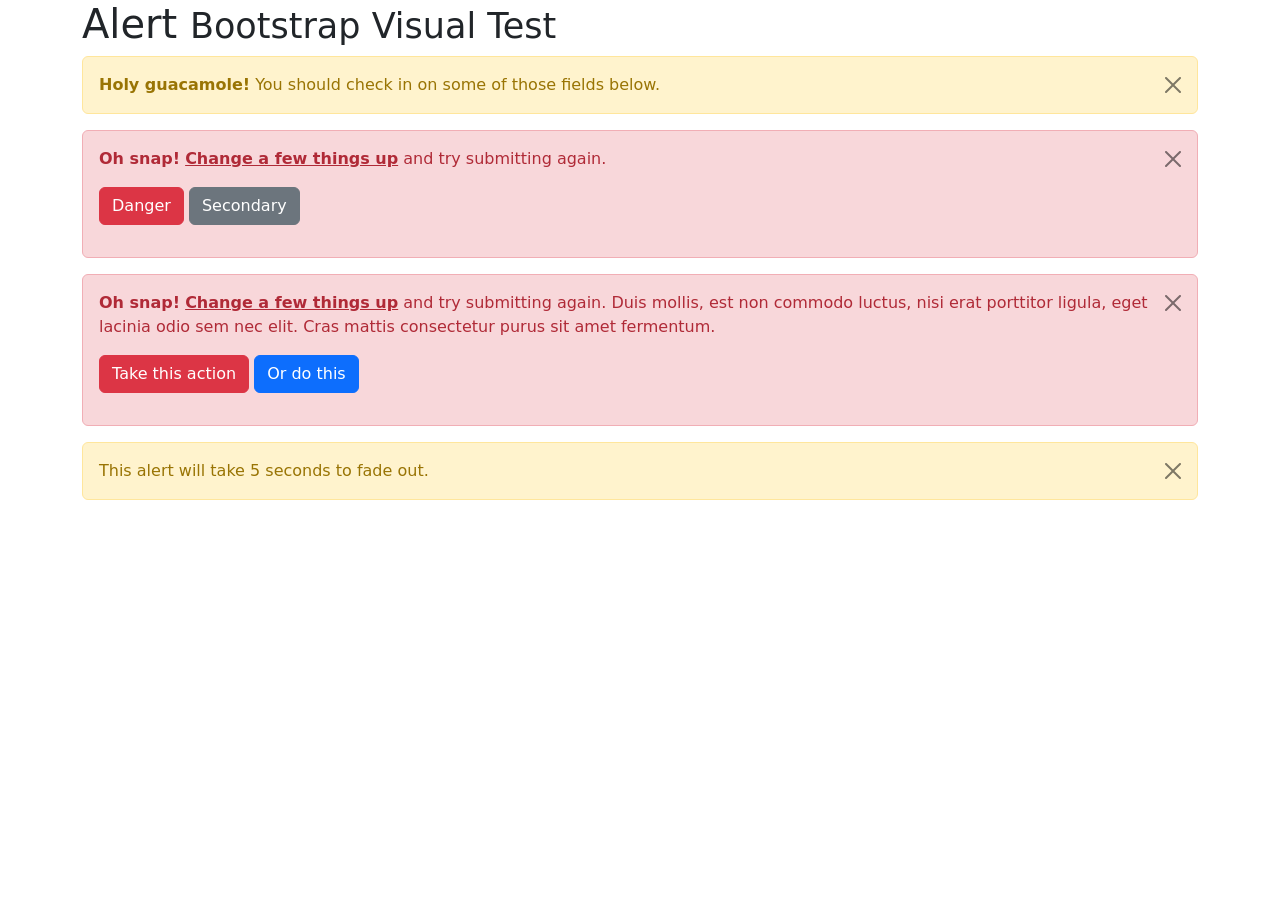
<file: assets/libs/bootstrap/js/tests/visual/alert.html>
<!doctype html>
<html lang="en">
  <head>
    <meta charset="utf-8">
    <meta name="viewport" content="width=device-width, initial-scale=1">
    <link href="../../../dist/css/bootstrap.min.css" rel="stylesheet">
    <title>Alert</title>
  </head>
  <body>
    <div class="container">
      <h1>Alert <small>Bootstrap Visual Test</small></h1>

      <div class="alert alert-warning alert-dismissible fade show" role="alert">
        <button type="button" class="btn-close" data-bs-dismiss="alert" aria-label="Close"></button>
        <strong>Holy guacamole!</strong> You should check in on some of those fields below.
      </div>

      <div class="alert alert-danger alert-dismissible fade show" role="alert">
        <button type="button" class="btn-close" data-bs-dismiss="alert" aria-label="Close"></button>
        <p>
          <strong>Oh snap!</strong> <a href="#" class="alert-link">Change a few things up</a> and try submitting again.
        </p>
        <p>
          <button type="button" class="btn btn-danger">Danger</button>
          <button type="button" class="btn btn-secondary">Secondary</button>
        </p>
      </div>

      <div class="alert alert-danger alert-dismissible fade show" role="alert">
        <button type="button" class="btn-close" data-bs-dismiss="alert" aria-label="Close"></button>
        <p>
          <strong>Oh snap!</strong> <a href="#" class="alert-link">Change a few things up</a> and try submitting again. Duis mollis, est non commodo luctus, nisi erat porttitor ligula, eget lacinia odio sem nec elit. Cras mattis consectetur purus sit amet fermentum.
        </p>
        <p>
          <button type="button" class="btn btn-danger">Take this action</button>
          <button type="button" class="btn btn-primary">Or do this</button>
        </p>
      </div>

      <div class="alert alert-warning alert-dismissible fade show" role="alert" style="transition-duration: 5s;">
        <button type="button" class="btn-close" data-bs-dismiss="alert" aria-label="Close"></button>
        This alert will take 5 seconds to fade out.
      </div>
    </div>

    <script src="../../../dist/js/bootstrap.bundle.js"></script>
  </body>
</html>
</file>
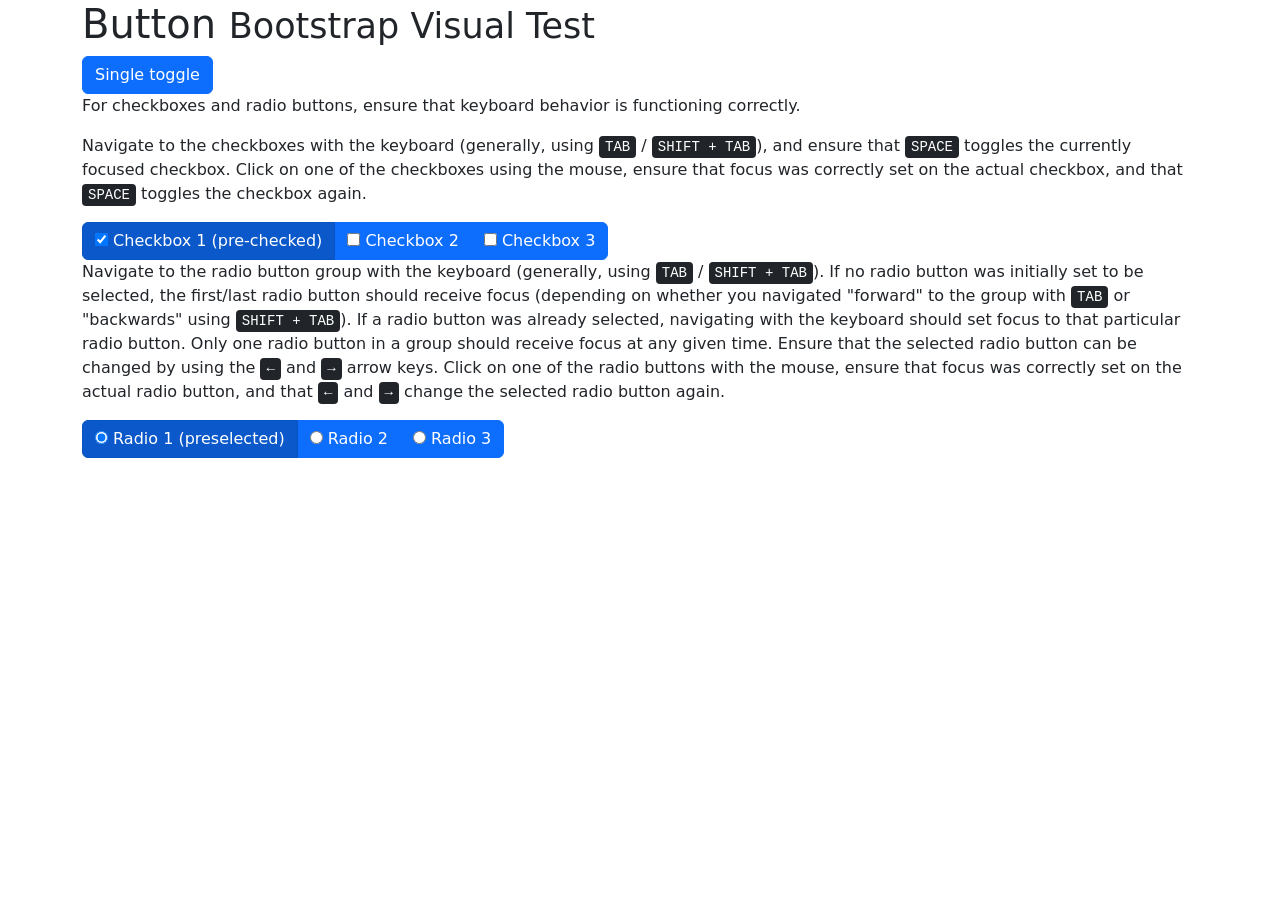
<file: assets/libs/bootstrap/js/tests/visual/button.html>
<!doctype html>
<html lang="en">
  <head>
    <meta charset="utf-8">
    <meta name="viewport" content="width=device-width, initial-scale=1">
    <link href="../../../dist/css/bootstrap.min.css" rel="stylesheet">
    <title>Button</title>
  </head>
  <body>
    <div class="container">
      <h1>Button <small>Bootstrap Visual Test</small></h1>

      <button type="button" class="btn btn-primary" data-bs-toggle="button" aria-pressed="false" autocomplete="off">
        Single toggle
      </button>

      <p>For checkboxes and radio buttons, ensure that keyboard behavior is functioning correctly.</p>
      <p>Navigate to the checkboxes with the keyboard (generally, using <kbd>TAB</kbd> / <kbd>SHIFT + TAB</kbd>), and ensure that <kbd>SPACE</kbd> toggles the currently focused checkbox. Click on one of the checkboxes using the mouse, ensure that focus was correctly set on the actual checkbox, and that <kbd>SPACE</kbd> toggles the checkbox again.</p>

      <div class="btn-group" data-bs-toggle="buttons">
        <label class="btn btn-primary active">
          <input type="checkbox" checked autocomplete="off"> Checkbox 1 (pre-checked)
        </label>
        <label class="btn btn-primary">
          <input type="checkbox" autocomplete="off"> Checkbox 2
        </label>
        <label class="btn btn-primary">
          <input type="checkbox" autocomplete="off"> Checkbox 3
        </label>
      </div>

      <p>Navigate to the radio button group with the keyboard (generally, using <kbd>TAB</kbd> / <kbd>SHIFT + TAB</kbd>). If no radio button was initially set to be selected, the first/last radio button should receive focus (depending on whether you navigated "forward" to the group with <kbd>TAB</kbd> or "backwards" using <kbd>SHIFT + TAB</kbd>). If a radio button was already selected, navigating with the keyboard should set focus to that particular radio button. Only one radio button in a group should receive focus at any given time.  Ensure that the selected radio button can be changed by using the <kbd>←</kbd> and <kbd>→</kbd> arrow keys. Click on one of the radio buttons with the mouse,  ensure that focus was correctly set on the actual radio button, and that <kbd>←</kbd> and <kbd>→</kbd> change the selected radio button again.</p>

      <div class="btn-group" data-bs-toggle="buttons">
        <label class="btn btn-primary active">
          <input type="radio" name="options" id="option1" autocomplete="off" checked> Radio 1 (preselected)
        </label>
        <label class="btn btn-primary">
          <input type="radio" name="options" id="option2" autocomplete="off"> Radio 2
        </label>
        <label class="btn btn-primary">
          <input type="radio" name="options" id="option3" autocomplete="off"> Radio 3
        </label>
      </div>
    </div>

    <script src="../../../dist/js/bootstrap.bundle.js"></script>
  </body>
</html>
</file>
